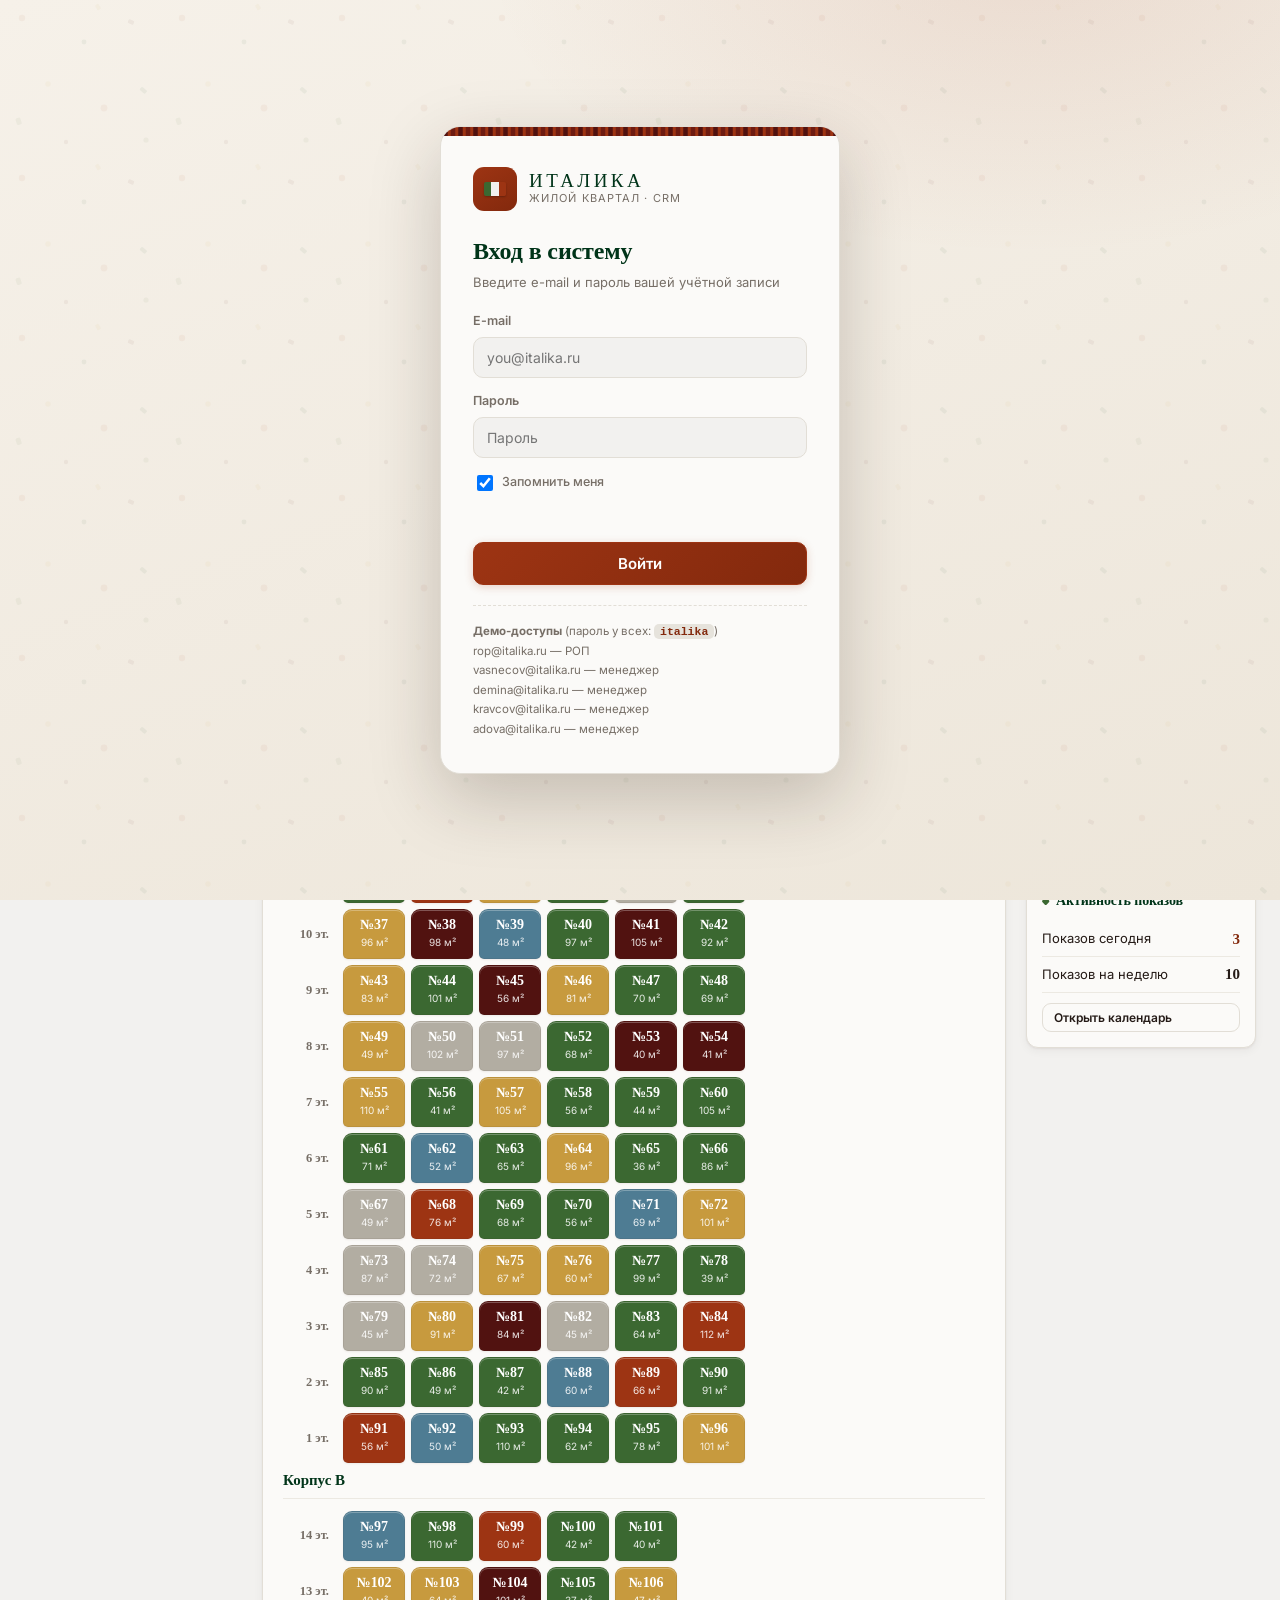
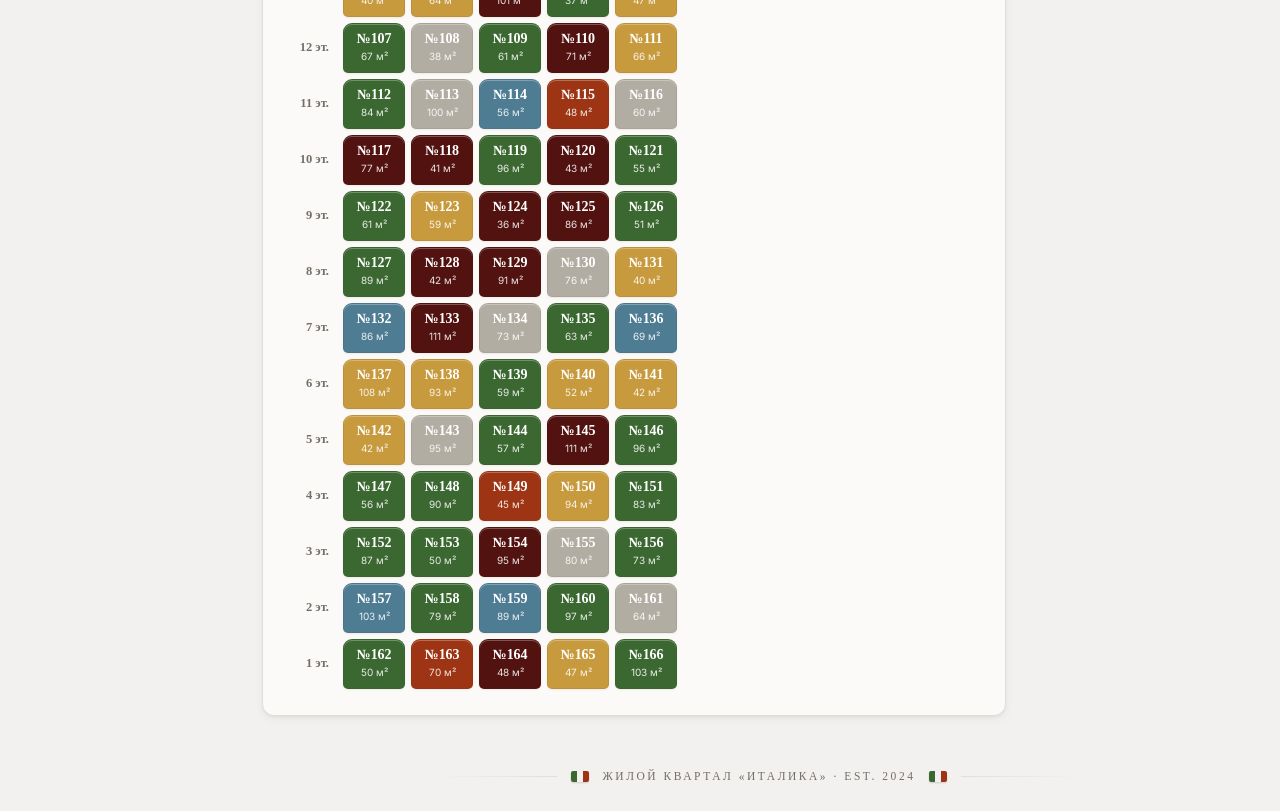
<file: index.html>
<!DOCTYPE html>
<html lang="ru">
<head>
<meta charset="UTF-8">
<meta name="viewport" content="width=device-width, initial-scale=1.0">
<title>Terra — CRM для девелопера</title>
<link rel="preconnect" href="https://fonts.googleapis.com">
<link rel="preconnect" href="https://fonts.gstatic.com" crossorigin>
<link href="https://fonts.googleapis.com/css2?family=Inter:wght@400;500;600;700&display=swap" rel="stylesheet">
<link rel="stylesheet" href="styles.css">
</head>
<body>

<!-- ======================= ЭКРАН ВХОДА ======================= -->
<div class="auth-screen" id="authScreen">
  <div class="auth-card">
    <div class="auth-brand">
      <span class="auth-mark"><span class="brand-flag"></span></span>
      <div><div class="brand-name">ИТАЛИКА</div><div class="brand-sub">Жилой квартал · CRM</div></div>
    </div>
    <h2 class="auth-title">Вход в систему</h2>
    <p class="auth-lead">Введите e-mail и пароль вашей учётной записи</p>
    <form id="authForm" class="auth-form" autocomplete="on">
      <label>E-mail<input type="email" id="authEmail" autocomplete="username" placeholder="you@italika.ru"></label>
      <label>Пароль<input type="password" id="authPass" autocomplete="current-password" placeholder="Пароль"></label>
      <label class="auth-remember"><input type="checkbox" id="authRemember" checked> Запомнить меня</label>
      <div class="auth-error" id="authError"></div>
      <button type="submit" class="btn btn-primary auth-submit">Войти</button>
    </form>
    <div class="auth-hint" id="authHint"></div>
  </div>
</div>

<!-- ======================= ШАПКА ======================= -->
<header class="topbar">
  <div class="search-wrap">
    <svg width="16" height="16" viewBox="0 0 24 24" fill="none" stroke="currentColor" stroke-width="2"><circle cx="11" cy="11" r="7"/><path d="m21 21-4.3-4.3"/></svg>
    <input id="globalSearch" placeholder="Поиск: клиент, телефон, № квартиры…" autocomplete="off">
    <div class="search-results" id="searchResults"></div>
  </div>

  <!-- Премиальный блок календаря показов -->
  <button class="cal-launcher" id="calBtn" title="Календарь показов">
    <span class="cal-launcher-ic">
      <svg width="22" height="22" viewBox="0 0 24 24" fill="none">
        <rect x="3" y="5" width="18" height="16" rx="3" stroke="currentColor" stroke-width="1.6"/>
        <path d="M3 9h18" stroke="currentColor" stroke-width="1.6"/>
        <path d="M8 3v4M16 3v4" stroke="currentColor" stroke-width="1.6" stroke-linecap="round"/>
        <circle cx="12" cy="14" r="1.6" fill="currentColor"/>
      </svg>
      <span class="cal-launcher-dot" id="calLauncherDot"></span>
    </span>
    <span class="cal-launcher-body">
      <span class="cal-launcher-title">Календарь показов</span>
      <span class="cal-launcher-sub" id="calLauncherSub">—</span>
    </span>
  </button>

  <button class="icon-btn" id="adminToggle" title="Режим администрирования">
    <svg width="19" height="19" viewBox="0 0 24 24" fill="none" stroke="currentColor" stroke-width="1.8">
      <circle cx="12" cy="12" r="3"/>
      <path d="M19.4 15a1.65 1.65 0 0 0 .33 1.82l.06.06a2 2 0 1 1-2.83 2.83l-.06-.06a1.65 1.65 0 0 0-1.82-.33 1.65 1.65 0 0 0-1 1.51V21a2 2 0 1 1-4 0v-.09a1.65 1.65 0 0 0-1-1.51 1.65 1.65 0 0 0-1.82.33l-.06.06a2 2 0 1 1-2.83-2.83l.06-.06a1.65 1.65 0 0 0 .33-1.82 1.65 1.65 0 0 0-1.51-1H3a2 2 0 1 1 0-4h.09A1.65 1.65 0 0 0 4.6 9a1.65 1.65 0 0 0-.33-1.82l-.06-.06a2 2 0 1 1 2.83-2.83l.06.06A1.65 1.65 0 0 0 9 4.6 1.65 1.65 0 0 0 10 3.09V3a2 2 0 1 1 4 0v.09A1.65 1.65 0 0 0 15 4.6a1.65 1.65 0 0 0 1.82-.33l.06-.06a2 2 0 1 1 2.83 2.83l-.06.06a1.65 1.65 0 0 0-.33 1.82V9c.36.16.71.32 1 .49"/>
    </svg>
  </button>

  <button class="icon-btn" id="notifBtn" title="Уведомления">
    <svg width="19" height="19" viewBox="0 0 24 24" fill="none" stroke="currentColor" stroke-width="2"><path d="M18 8A6 6 0 0 0 6 8c0 7-3 9-3 9h18s-3-2-3-9"/><path d="M13.7 21a2 2 0 0 1-3.4 0"/></svg>
    <span class="badge" id="notifBadge">3</span>
  </button>

  <!-- Учётная запись (смена роли) -->
  <div class="user-switch">
    <button class="user-btn" id="userBtn" title="Сменить учётную запись">
      <span class="avatar" id="userAvatar">АС</span>
      <span class="user-btn-meta"><b id="userName">—</b><span id="userRole">—</span></span>
      <svg width="14" height="14" viewBox="0 0 24 24" fill="none" stroke="currentColor" stroke-width="1.8" stroke-linecap="round" stroke-linejoin="round"><path d="M6 9l6 6 6-6"/></svg>
    </button>
    <div class="user-menu" id="userMenu"></div>
  </div>
</header>

<!-- ======================= ВКЛАДКИ ======================= -->
<nav class="tabs" id="tabs">
  <div class="brand">
    <div class="brand-mark"><span class="brand-flag"></span></div>
    <div>
      <div class="brand-name">ИТАЛИКА</div>
      <div class="brand-sub" id="brandSub">Жилой квартал · CRM</div>
    </div>
  </div>
  <div class="nav-label">Отделы</div>
  <button class="tab active" data-view="chess">
    <svg class="licon" width="19" height="19" viewBox="0 0 24 24" fill="none" stroke="currentColor" stroke-width="1.7" stroke-linecap="round" stroke-linejoin="round"><rect x="3.5" y="3.5" width="17" height="17" rx="2"/><path d="M3.5 12h17M12 3.5v17"/></svg>
    <span>Шахматка</span>
  </button>
  <button class="tab" data-view="clients">
    <svg class="licon" width="19" height="19" viewBox="0 0 24 24" fill="none" stroke="currentColor" stroke-width="1.7" stroke-linecap="round" stroke-linejoin="round"><circle cx="12" cy="8" r="3.6"/><path d="M4.5 20c.7-3.8 3.7-5.6 7.5-5.6s6.8 1.8 7.5 5.6"/></svg>
    <span>Профиль клиента</span>
  </button>
  <button class="tab" data-view="funnel">
    <svg class="licon" width="19" height="19" viewBox="0 0 24 24" fill="none" stroke="currentColor" stroke-width="1.7" stroke-linecap="round" stroke-linejoin="round"><path d="M3.5 5h17l-6.2 7.4v5.4l-4.6 2.4v-7.8Z"/></svg>
    <span>Воронка и статистика</span>
  </button>
  <button class="tab" data-view="dashboard">
    <svg class="licon" width="19" height="19" viewBox="0 0 24 24" fill="none" stroke="currentColor" stroke-width="1.7" stroke-linecap="round" stroke-linejoin="round"><rect x="3" y="4" width="18" height="16" rx="2"/><path d="M3 10h18M10 20V10"/></svg>
    <span>Дашборд РОП</span>
  </button>
  <button class="tab" data-view="checklist">
    <svg class="licon" width="19" height="19" viewBox="0 0 24 24" fill="none" stroke="currentColor" stroke-width="1.7" stroke-linecap="round" stroke-linejoin="round"><rect x="5" y="4.5" width="14" height="16.5" rx="2"/><path d="M9 4.5V3.5a1.5 1.5 0 0 1 1.5-1.5h3A1.5 1.5 0 0 1 15 3.5v1"/><path d="M8.5 12.5l2 2 4-4.2"/></svg>
    <span>Чек-лист ОП</span>
  </button>
  <button class="tab" data-view="rules">
    <svg class="licon" width="19" height="19" viewBox="0 0 24 24" fill="none" stroke="currentColor" stroke-width="1.7" stroke-linecap="round" stroke-linejoin="round"><circle cx="6" cy="7" r="2.4"/><circle cx="18" cy="17" r="2.4"/><path d="M6 9.4V15a3 3 0 0 0 3 3h6.6"/><path d="M13.4 15.6 15.6 18l-2.2 2.2"/></svg>
    <span>Автоматизация</span>
  </button>
  <button class="tab" data-view="analytics">
    <svg class="licon" width="19" height="19" viewBox="0 0 24 24" fill="none" stroke="currentColor" stroke-width="1.7" stroke-linecap="round" stroke-linejoin="round"><path d="M4 20V4"/><path d="M4 20h16"/><rect x="7" y="12" width="3" height="5"/><rect x="12" y="8" width="3" height="9"/><rect x="17" y="5" width="3" height="12"/></svg>
    <span>Аналитика</span>
  </button>
</nav>

<!-- ============ ВКЛАДКА 1: ШАХМАТКА ============ -->
<main class="view active" id="view-chess">
  <div class="view-head">
    <div>
      <h2 id="chessTitle">Шахматка</h2>
      <p id="chessSub">Кликните на помещение, чтобы открыть карточку объекта. Включите режим администратора для управления структурой здания.</p>
    </div>
    <div style="display:flex; gap:10px; align-items:center;">
      <div class="view-switch" id="viewSwitch" role="tablist" aria-label="Режим отображения">
        <button class="view-switch-btn active" data-view-mode="grid" title="Классическая шахматка">
          <svg width="14" height="14" viewBox="0 0 24 24" fill="none" stroke="currentColor" stroke-width="1.8"><rect x="3" y="3" width="7" height="7" rx="1"/><rect x="14" y="3" width="7" height="7" rx="1"/><rect x="3" y="14" width="7" height="7" rx="1"/><rect x="14" y="14" width="7" height="7" rx="1"/></svg>
          <span>Шахматка</span>
        </button>
        <button class="view-switch-btn" data-view-mode="floor" title="Интерактивный этаж">
          <svg width="14" height="14" viewBox="0 0 24 24" fill="none" stroke="currentColor" stroke-width="1.8"><rect x="3" y="6" width="18" height="12" rx="1.5"/><path d="M9 6v12M15 6v12M3 12h18"/></svg>
          <span>Интерактивный этаж</span>
        </button>
      </div>
    </div>
  </div>

  <!-- Панель администратора (видна только в admin-режиме) -->
  <div class="admin-panel" id="adminPanel" style="display:none;"></div>

  <!-- Фильтры -->
  <div class="filters" id="chessFilters">
    <div class="field"><label>Поиск</label><input id="fQuery" type="text" placeholder="№ помещения или клиент"></div>
    <div class="field"><label>Корпус</label><select id="fCorp"></select></div>
    <div class="field"><label>Этаж</label><select id="fFloor"></select></div>
    <div class="field"><label>Статус</label><select id="fStatus"></select></div>
    <div class="field"><label>Менеджер</label><select id="fManager"></select></div>
    <div class="field"><label>Вид из окна</label><select id="fView"></select></div>
    <div class="field"><label>Цена, ₽/м² (тыс.)</label><div class="range"><input id="fPriceMin" type="number" placeholder="от"><input id="fPriceMax" type="number" placeholder="до"></div></div>
    <div class="field"><label>Площадь, м²</label><div class="range"><input id="fAreaMin" type="number" placeholder="от"><input id="fAreaMax" type="number" placeholder="до"></div></div>
    <div class="filters-actions">
      <label class="check-inline">
        <input type="checkbox" id="fFavorites">
        <span class="ic-inline"><svg class="licon" width="13" height="13" viewBox="0 0 24 24" fill="currentColor" stroke="currentColor" stroke-width="1.7" stroke-linecap="round" stroke-linejoin="round" aria-hidden="true"><path d="M12 3.5l2.6 5.3 5.9.9-4.3 4.1 1 5.8L12 17l-5.2 2.7 1-5.8L3.5 9.7l5.9-.9Z"/></svg> Только избранные</span>
      </label>
      <button class="btn btn-sm" id="fReset">Сбросить фильтры</button>
    </div>
  </div>

  <!-- Легенда -->
  <div class="legend" id="legend"></div>

  <!-- Тулбар режимов «Интерактивный этаж» и «Вид корпуса» -->
  <div class="mode-toolbar" id="modeToolbar" style="display:none;"></div>

  <!-- Контейнеры под разные режимы -->
  <div class="chess-wrap">
    <div class="chess-scroll" id="chessGrid"></div>
    <div class="floor-view" id="floorView" style="display:none;"></div>
    <div class="facade-view" id="facadeView" style="display:none;"></div>
    <aside class="chess-aside" id="chessAside"></aside>
  </div>
</main>

<!-- ======================= ЛАЙТБОКС (планировки и виды) ======================= -->
<div class="lightbox" id="lightbox">
  <button class="lightbox-close" id="lightboxClose" aria-label="Закрыть"><svg class="licon" width="16" height="16" viewBox="0 0 24 24" fill="none" stroke="currentColor" stroke-width="1.7" stroke-linecap="round" stroke-linejoin="round" aria-hidden="true"><path d="M6 6l12 12M18 6L6 18"/></svg></button>
  <button class="lightbox-nav prev" id="lightboxPrev" aria-label="Назад">‹</button>
  <button class="lightbox-nav next" id="lightboxNext" aria-label="Вперёд">›</button>
  <figure class="lightbox-stage">
    <img id="lightboxImg" alt="">
    <figcaption id="lightboxCaption"></figcaption>
  </figure>
  <div class="lightbox-thumbs" id="lightboxThumbs"></div>
</div>

<!-- ============ ВКЛАДКА 2: ПРОФИЛЬ КЛИЕНТА ============ -->
<main class="view" id="view-clients">
  <div class="view-head">
    <div><h2>Профиль клиента</h2><p>Центр работы с клиентом: помещения, показы, сделки, задачи, документы и история коммуникаций</p></div>
    <button class="btn btn-primary ic-inline" id="newClientBtn"><svg class="licon" width="15" height="15" viewBox="0 0 24 24" fill="none" stroke="currentColor" stroke-width="1.7" stroke-linecap="round" stroke-linejoin="round" aria-hidden="true"><path d="M12 5v14M5 12h14"/></svg> Создать клиента</button>
  </div>

  <!-- Фильтры списка клиентов -->
  <div class="clients-filter">
    <div class="cl-filter-search">
      <svg width="14" height="14" viewBox="0 0 24 24" fill="none" stroke="currentColor" stroke-width="2"><circle cx="11" cy="11" r="7"/><path d="m21 21-4.3-4.3"/></svg>
      <input id="clFilterQuery" type="text" placeholder="Поиск: ФИО, телефон, e-mail…">
    </div>
    <select id="clFilterMgr"><option value="">Все менеджеры</option></select>
    <select id="clFilterStage"><option value="">Все этапы воронки</option></select>
    <select id="clFilterSource"><option value="">Все источники</option></select>
    <select id="clFilterPriority"><option value="">Любой приоритет</option></select>
    <button class="btn btn-sm" id="clFilterReset">Сбросить</button>
  </div>

  <div class="clients-grid">
    <div class="client-list">
      <div class="client-list-head"><b style="font-family:Georgia,serif;font-size:16px;">Клиенты</b><span id="clientCount" style="font-size:12px;color:var(--brown-soft);"></span></div>
      <div id="clientList"></div>
    </div>
    <div id="clientCard"></div>
  </div>
</main>

<!-- ============ ВКЛАДКА 3: ВОРОНКА ============ -->
<main class="view" id="view-funnel">
  <div class="view-head"><div><h2>Воронка продаж и статистика</h2><p>Движение лидов по этапам и ключевые показатели отдела</p></div></div>

  <div class="kpi-row" id="funnelKpi"></div>

  <div class="grid-2">
    <div class="card">
      <h3>Воронка продаж</h3>
      <div class="card-sub">Конверсия от лида до закрытой сделки</div>
      <div class="funnel" id="funnelChart"></div>
    </div>
    <div style="display:flex; flex-direction:column; gap:20px;">
      <div class="card">
        <h3>Источники лидов</h3>
        <div class="card-sub">Откуда приходят клиенты</div>
        <div class="line-list" id="sourcesList"></div>
      </div>
      <div class="card">
        <h3>Причины отказов</h3>
        <div class="card-sub">Где теряем сделки</div>
        <div class="line-list" id="refusalsList"></div>
      </div>
    </div>
  </div>

  <div class="grid-2" style="margin-top:20px;">
    <div class="card">
      <h3>Эффективность менеджеров</h3>
      <div class="card-sub">Конверсия лид → сделка</div>
      <div id="mgrEffChart"></div>
    </div>
    <div class="card">
      <h3>Динамика сделок по неделям</h3>
      <div class="card-sub">Брони и продажи, ₽ млн</div>
      <div id="weeklyChart"></div>
    </div>
  </div>
</main>

<!-- ============ ВКЛАДКА 4: ДАШБОРД РОП ============ -->
<main class="view" id="view-dashboard">
  <div class="view-head"><div><h2>Дашборд РОП</h2><p id="dashSub">Управленческая сводка по объекту · июнь 2026</p></div></div>

  <!-- Панель редактирования (видна в режиме администратора) -->
  <div class="dash-admin" id="dashAdminBar" style="display:none;"></div>

  <div class="kpi-row" id="dashKpi"></div>

  <div class="dash-grid">
    <div class="card col-4">
      <h3>Выполнение плана</h3>
      <div class="card-sub">Месячный план продаж</div>
      <div class="plan-ring">
        <div class="ring" id="planRing"></div>
        <div class="plan-meta" id="planMeta" style="flex:1;"></div>
      </div>
    </div>

    <div class="card col-8">
      <h3>Продажи по менеджерам</h3>
      <div class="card-sub">Сумма закрытых сделок за месяц, ₽ млн</div>
      <div id="dashMgrChart"></div>
    </div>

    <div class="card col-6">
      <h3 class="ic-inline"><svg class="licon" width="17" height="17" viewBox="0 0 24 24" fill="none" stroke="currentColor" stroke-width="1.7" stroke-linecap="round" stroke-linejoin="round" aria-hidden="true"><path d="M12 3c.5 3 3.5 4 3.5 7.5a3.5 3.5 0 0 1-7 0c0-1.3.6-2.2 1.2-2.8.2 1 .8 1.5 1.5 1.7.3-2 .8-4 .8-6.4Z"/></svg> Горячие клиенты</h3>
      <div class="card-sub">Высокая вероятность сделки в ближайшие дни</div>
      <div id="hotClients"></div>
    </div>

    <div class="card col-6">
      <h3 class="ic-inline"><svg class="licon" width="17" height="17" viewBox="0 0 24 24" fill="none" stroke="currentColor" stroke-width="1.7" stroke-linecap="round" stroke-linejoin="round" aria-hidden="true"><path d="M12 4l8.5 15H3.5Z"/><path d="M12 10.5v4M12 17.5h.01"/></svg> Проблемные сделки</h3>
      <div class="card-sub">Требуют вмешательства РОП</div>
      <div id="problemDeals"></div>
    </div>

    <div class="card col-8">
      <h3>Рейтинг менеджеров</h3>
      <div class="card-sub">План / факт, брони, конверсия, рейтинг</div>
      <table class="tbl" id="mgrTable"></table>
    </div>

    <div class="card col-4">
      <h3>Прогноз выручки</h3>
      <div class="card-sub">На основе текущей воронки</div>
      <div id="forecast"></div>
    </div>

    <div class="card col-7">
      <h3>План-факт по объектам</h3>
      <div class="card-sub">Сравнение целей и продаж, ₽ млн</div>
      <div id="planFactObjects"></div>
    </div>

    <div class="card col-5">
      <h3>Журнал действий менеджеров</h3>
      <div class="card-sub">Последняя активность</div>
      <div id="actionLog" style="max-height:300px; overflow-y:auto;"></div>
    </div>

    <div class="card col-12" style="background:linear-gradient(135deg,#FBEFE4,#F6E4D2); border-color:#E8CBAE;">
      <h3 style="color:var(--terra-dark); display:flex; align-items:center; gap:9px;">
        <span class="spark" style="width:26px;height:26px;border-radius:8px;background:var(--terra);display:grid;place-items:center;color:#fff;"><svg class="licon" width="16" height="16" viewBox="0 0 24 24" fill="none" stroke="currentColor" stroke-width="1.7" stroke-linecap="round" stroke-linejoin="round" aria-hidden="true"><path d="M12 3.5l1.7 4.8L18.5 10l-4.8 1.7L12 16.5l-1.7-4.8L5.5 10l4.8-1.7Z"/></svg></span>
        Рекомендации AI для руководителя
      </h3>
      <div class="card-sub">Где проседает воронка, кого дожать, какие объекты зависают</div>
      <div class="grid-3" id="aiRecs"></div>
    </div>

    <div class="card col-12">
      <h3>Общий чек-лист сотрудников ОП</h3>
      <div class="card-sub">Отслеживание выполнения задач по каждому сотруднику</div>
      <div id="dashChecklist"></div>
    </div>
  </div>
</main>

<!-- ============ ВКЛАДКА 5: ЧЕК-ЛИСТ ОП ============ -->
<main class="view" id="view-checklist">
  <div class="view-head">
    <div><h2>Чек-лист ОП</h2><p id="clSub">—</p></div>
    <div id="clHeadActions"></div>
  </div>
  <div id="clContent"></div>
</main>

<!-- ============ ВКЛАДКА: АВТОМАТИЗАЦИЯ ============ -->
<main class="view" id="view-rules">
  <div class="view-head">
    <div><h2>Автоматизация: правила «если → то»</h2><p id="rulesSub">—</p></div>
    <div style="display:flex; gap:10px;">
      <button class="btn" id="rulesReset">Сбросить</button>
      <button class="btn" id="rulesCheck">Проверить сейчас</button>
      <button class="btn btn-primary" id="rulesNew">+ Новое правило</button>
    </div>
  </div>
  <div class="rules-grid">
    <div id="rulesList"></div>
    <aside class="rules-side">
      <h3 class="rules-side-t">Журнал срабатываний</h3>
      <div id="rulesLog"></div>
    </aside>
  </div>
</main>

<!-- ============ ВКЛАДКА 6: АНАЛИТИКА ============ -->
<main class="view" id="view-analytics">
  <div class="view-head">
    <div><h2>Аналитика платформы</h2><p>Сводка по объекту, продажам, воронке, менеджерам и ценам — из реальных данных</p></div>
    <div style="display:flex; gap:10px;">
      <button class="btn" id="anPrint">Печать / PDF</button>
      <button class="btn ic-inline" id="anExport">Выгрузить в Excel</button>
    </div>
  </div>

  <div class="filters an-filters" id="anFilters"></div>

  <div class="an-kpi kpi-row" id="anKpi"></div>

  <div class="an-grid dash-grid">
    <div class="card col-4"><h3>Распределение по статусам</h3><div class="card-sub">Структура ассортимента</div><div id="anStatus"></div></div>
    <div class="card col-4"><h3>Продажи по корпусам</h3><div class="card-sub">Сумма закрытых, млн ₽</div><div id="anSalesCorp"></div></div>
    <div class="card col-4"><h3>Остаток ликвидности</h3><div class="card-sub">Свободно: шт. и сумма</div><div id="anStock"></div></div>

    <div class="card col-6"><h3>Воронка лидов</h3><div class="card-sub">Число клиентов, дошедших до этапа</div><div id="anFunnel2"></div></div>
    <div class="card col-6"><h3>Источники лидов</h3><div class="card-sub">Лиды и сделки по каналам</div><div id="anSources"></div></div>

    <div class="card col-12"><h3>Тепловая карта продаж</h3><div class="card-sub">Доля проданных по этажам и корпусам — светлые ячейки «зависают»</div><div id="anHeat"></div></div>

    <div class="card col-12"><h3>Рейтинг менеджеров</h3><div class="card-sub">Выручка, сделки, нагрузка, конверсия, задачи</div><div id="anLeaders"></div></div>

    <div class="card col-8"><h3>Динамика средней цены м²</h3><div class="card-sub">По месяцам, тыс ₽/м²</div><div id="anPriceLine"></div></div>
    <div class="card col-4"><h3>Цена м² по этажам</h3><div class="card-sub">Средняя, тыс ₽</div><div id="anPriceFloor"></div></div>

    <div class="card col-12"><h3>Изменение цены по квартире</h3>
      <div class="an-unit-pick"><label>Помещение</label><select id="anUnitSel"></select></div>
      <div id="anUnitLine"></div></div>
  </div>
</main>

<!-- ======================= БОКОВАЯ ПАНЕЛЬ ОБЪЕКТА ======================= -->
<div class="scrim" id="scrim"></div>
<aside class="panel" id="panel"></aside>

<!-- ======================= УВЕДОМЛЕНИЯ ======================= -->
<div class="notif-pop" id="notifPop">
  <div class="notif-head"><b style="font-family:Georgia,serif;font-size:16px;">Уведомления</b><span style="font-size:12px;color:var(--brown-soft);">Просроченные задачи</span></div>
  <div id="notifList"></div>
</div>

<!-- ======================= КАЛЕНДАРЬ ПОКАЗОВ — ПОЛНОЭКРАННЫЙ ======================= -->
<div class="cal-modal" id="calModal">
  <div class="cal-shell">
    <header class="cal-shell-head">
      <div class="cal-shell-title">
        <div class="cal-shell-mark">
          <svg width="22" height="22" viewBox="0 0 24 24" fill="none">
            <rect x="3" y="5" width="18" height="16" rx="3" stroke="currentColor" stroke-width="1.6"/>
            <path d="M3 9h18" stroke="currentColor" stroke-width="1.6"/>
            <path d="M8 3v4M16 3v4" stroke="currentColor" stroke-width="1.6" stroke-linecap="round"/>
            <circle cx="12" cy="14" r="1.6" fill="currentColor"/>
          </svg>
        </div>
        <div>
          <h3>Календарь показов</h3>
          <div class="cal-shell-sub" id="calShellSub">—</div>
        </div>
      </div>
      <div class="cal-shell-actions">
        <button class="btn btn-primary ic-inline" id="calNewBtn"><svg class="licon" width="15" height="15" viewBox="0 0 24 24" fill="none" stroke="currentColor" stroke-width="1.7" stroke-linecap="round" stroke-linejoin="round" aria-hidden="true"><path d="M12 5v14M5 12h14"/></svg> Создать показ</button>
        <button class="icon-btn" id="calClose" title="Закрыть"><svg class="licon" width="16" height="16" viewBox="0 0 24 24" fill="none" stroke="currentColor" stroke-width="1.7" stroke-linecap="round" stroke-linejoin="round" aria-hidden="true"><path d="M6 6l12 12M18 6L6 18"/></svg></button>
      </div>
    </header>

    <div class="cal-body">
      <!-- Левая колонка: мини-месяц + статистика -->
      <aside class="cal-side">
        <div class="cal-mini">
          <div class="cal-mini-nav">
            <button class="cal-nav-btn" id="calPrevMonth">‹</button>
            <div class="cal-mini-title" id="calMiniTitle">—</div>
            <button class="cal-nav-btn" id="calNextMonth">›</button>
          </div>
          <div class="cal-mini-grid" id="calMiniGrid"></div>
        </div>

        <div class="cal-stats" id="calStats"></div>

        <div class="cal-quick">
          <div class="cal-quick-title">Быстро</div>
          <button class="cal-quick-btn" id="calGoToday">Сегодня</button>
          <button class="cal-quick-btn" id="calGoTomorrow">Завтра</button>
          <button class="cal-quick-btn" id="calGoWeek">Эта неделя</button>
        </div>
      </aside>

      <!-- Правая колонка: день с часовой сеткой -->
      <section class="cal-day-view">
        <div class="cal-day-head">
          <div>
            <div class="cal-day-date" id="calDayDate">—</div>
            <div class="cal-day-meta" id="calDayMeta">—</div>
          </div>
          <div class="cal-day-nav">
            <button class="cal-nav-btn" id="calPrevDay">‹</button>
            <button class="cal-nav-btn" id="calNextDay">›</button>
          </div>
        </div>

        <div class="cal-day-scroll">
          <div class="cal-day-grid" id="calDayGrid"></div>
        </div>
      </section>
    </div>
  </div>
</div>

<!-- ======================= ФОРМА ПОКАЗА ======================= -->
<div class="form-modal" id="showFormModal">
  <div class="form-shell">
    <header class="form-head">
      <div>
        <h3 id="showFormTitle">Новый показ</h3>
        <div class="form-sub">Заполните данные о встрече с клиентом</div>
      </div>
      <button class="icon-btn" id="showFormClose"><svg class="licon" width="16" height="16" viewBox="0 0 24 24" fill="none" stroke="currentColor" stroke-width="1.7" stroke-linecap="round" stroke-linejoin="round" aria-hidden="true"><path d="M6 6l12 12M18 6L6 18"/></svg></button>
    </header>
    <form id="showForm" class="form-body">
      <input type="hidden" id="showId">
      <div class="form-row">
        <label>Клиент</label>
        <select id="showClient" required></select>
      </div>
      <div class="form-row">
        <label>Помещение</label>
        <select id="showUnit"></select>
      </div>
      <div class="form-row form-row-2">
        <div>
          <label>Дата</label>
          <input type="date" id="showDate" required>
        </div>
        <div>
          <label>Время</label>
          <input type="time" id="showTime" required>
        </div>
      </div>
      <div class="form-row">
        <label>Менеджер</label>
        <select id="showManager" required></select>
      </div>
      <div class="form-row">
        <label>Статус</label>
        <select id="showStatus"></select>
      </div>
      <div class="form-row">
        <label>Комментарий</label>
        <textarea id="showComment" rows="3" placeholder="Что подготовить, на что обратить внимание…"></textarea>
      </div>
      <div class="form-actions">
        <button type="button" class="btn" id="showDelete" style="display:none;">Удалить</button>
        <div style="margin-left:auto; display:flex; gap:10px;">
          <button type="button" class="btn" id="showCancel">Отмена</button>
          <button type="submit" class="btn btn-primary">Сохранить</button>
        </div>
      </div>
    </form>
  </div>
</div>

<!-- ======================= ФОРМА РЕДАКТИРОВАНИЯ ПОМЕЩЕНИЯ ======================= -->
<div class="form-modal" id="unitFormModal">
  <div class="form-shell">
    <header class="form-head">
      <div>
        <h3>Редактирование помещения</h3>
        <div class="form-sub" id="unitFormSub">—</div>
      </div>
      <button class="icon-btn" id="unitFormClose"><svg class="licon" width="16" height="16" viewBox="0 0 24 24" fill="none" stroke="currentColor" stroke-width="1.7" stroke-linecap="round" stroke-linejoin="round" aria-hidden="true"><path d="M6 6l12 12M18 6L6 18"/></svg></button>
    </header>
    <form id="unitForm" class="form-body">
      <input type="hidden" id="unitFormId">
      <div class="form-row form-row-2">
        <div>
          <label>Номер</label>
          <input type="text" id="unitFormNum" required>
        </div>
        <div>
          <label>Тип</label>
          <input type="text" id="unitFormKind">
        </div>
      </div>
      <div class="form-row form-row-2">
        <div>
          <label>Корпус</label>
          <select id="unitFormCorp"></select>
        </div>
        <div>
          <label>Этаж</label>
          <input type="number" id="unitFormFloor" min="1">
        </div>
      </div>
      <div class="form-row form-row-2">
        <div>
          <label>Площадь, м²</label>
          <input type="number" id="unitFormArea" min="10" step="0.1">
        </div>
        <div>
          <label>Цена за м², тыс. ₽</label>
          <input type="number" id="unitFormPrice" min="0">
        </div>
      </div>
      <div class="form-row form-row-2">
        <div>
          <label>Статус</label>
          <select id="unitFormStatus"></select>
        </div>
        <div>
          <label>Менеджер</label>
          <select id="unitFormManager"></select>
        </div>
      </div>

      <div class="form-section">
        <div class="form-section-title">Вид из окна</div>
        <div class="form-row form-row-2">
          <div><label>Направление</label><select id="unitFormViewDir"></select></div>
          <div><label>Категория вида</label><select id="unitFormViewCat"></select></div>
        </div>
        <div class="form-row"><label>Описание вида</label><textarea id="unitFormViewDesc" rows="2" placeholder="Из окон открывается панорама на парк, на дальнем плане — горы…"></textarea></div>
        <div class="form-row"><label>Комментарий менеджера по виду</label><textarea id="unitFormViewComment" rows="2" placeholder="Внутренний комментарий для отдела продаж (не показывается клиенту)"></textarea></div>
        <div class="form-row">
          <label>Фотографии вида (URL через запятую или загрузите файлы)</label>
          <div class="photo-input-row">
            <input type="text" id="unitFormViewPhotos" placeholder="https://...,https://...">
            <input type="file" id="unitFormViewFiles" accept="image/*" multiple style="display:none;">
            <button type="button" class="btn btn-sm" id="unitFormViewFilesBtn"><svg class="licon" width="14" height="14" viewBox="0 0 24 24" fill="none" stroke="currentColor" stroke-width="1.7" stroke-linecap="round" stroke-linejoin="round" aria-hidden="true"><path d="M4 8.5h3l1.7-2h6.6l1.7 2H20a1.5 1.5 0 0 1 1.5 1.5v8a1.5 1.5 0 0 1-1.5 1.5H4A1.5 1.5 0 0 1 2.5 18v-8A1.5 1.5 0 0 1 4 8.5Z"/><circle cx="12" cy="13.5" r="3.3"/></svg> Загрузить</button>
          </div>
          <div class="photo-preview" id="unitFormViewPreview"></div>
        </div>
      </div>

      <div class="form-section">
        <div class="form-section-title">Планировки и фотографии помещения</div>
        <div class="form-row">
          <label>Планировки (URL через запятую или загрузка)</label>
          <div class="photo-input-row">
            <input type="text" id="unitFormPlans" placeholder="https://...,https://...">
            <input type="file" id="unitFormPlanFiles" accept="image/*" multiple style="display:none;">
            <button type="button" class="btn btn-sm" id="unitFormPlanFilesBtn"><svg class="licon" width="14" height="14" viewBox="0 0 24 24" fill="none" stroke="currentColor" stroke-width="1.7" stroke-linecap="round" stroke-linejoin="round" aria-hidden="true"><rect x="3" y="8" width="18" height="8" rx="1.5"/><path d="M7 8v3M11 8v4M15 8v3M19 8v4"/></svg> Загрузить</button>
          </div>
          <div class="photo-preview" id="unitFormPlanPreview"></div>
        </div>
        <div class="form-row">
          <label>Фотографии помещения (URL через запятую или загрузка)</label>
          <div class="photo-input-row">
            <input type="text" id="unitFormPhotos" placeholder="https://...,https://...">
            <input type="file" id="unitFormPhotoFiles" accept="image/*" multiple style="display:none;">
            <button type="button" class="btn btn-sm" id="unitFormPhotoFilesBtn"><svg class="licon" width="14" height="14" viewBox="0 0 24 24" fill="none" stroke="currentColor" stroke-width="1.7" stroke-linecap="round" stroke-linejoin="round" aria-hidden="true"><path d="M4 8.5h3l1.7-2h6.6l1.7 2H20a1.5 1.5 0 0 1 1.5 1.5v8a1.5 1.5 0 0 1-1.5 1.5H4A1.5 1.5 0 0 1 2.5 18v-8A1.5 1.5 0 0 1 4 8.5Z"/><circle cx="12" cy="13.5" r="3.3"/></svg> Загрузить</button>
          </div>
          <div class="photo-preview" id="unitFormPhotoPreview"></div>
        </div>
      </div>

      <div class="form-actions">
        <button type="button" class="btn" id="unitDelete" style="color:var(--terra-dark); border-color:var(--terra-dark);">Удалить помещение</button>
        <div style="margin-left:auto; display:flex; gap:10px;">
          <button type="button" class="btn" id="unitCancel">Отмена</button>
          <button type="submit" class="btn btn-primary">Сохранить</button>
        </div>
      </div>
    </form>
  </div>
</div>

<!-- ======================= ФОРМА КЛИЕНТА (создание / редактирование) ======================= -->
<div class="form-modal" id="clientFormModal">
  <div class="form-shell" style="width:min(820px, 100%);">
    <header class="form-head">
      <div>
        <h3 id="clientFormTitle">Добавление клиента</h3>
        <div class="form-sub">Заполните данные клиента отдела продаж</div>
      </div>
      <button class="icon-btn" id="clientFormClose"><svg class="licon" width="16" height="16" viewBox="0 0 24 24" fill="none" stroke="currentColor" stroke-width="1.7" stroke-linecap="round" stroke-linejoin="round" aria-hidden="true"><path d="M6 6l12 12M18 6L6 18"/></svg></button>
    </header>
    <form id="clientForm" class="form-body">
      <input type="hidden" id="clientFormId">

      <div class="form-section">
        <div class="form-section-title">Основная информация</div>
        <div class="form-row form-row-2">
          <div><label>ФИО</label><input type="text" id="clName" required></div>
          <div><label>Дата рождения</label><input type="date" id="clDob"></div>
        </div>
        <div class="form-row form-row-2">
          <div><label>Телефон</label><input type="tel" id="clPhone" placeholder="+7 ___ ___-__-__" required></div>
          <div><label>Доп. телефон</label><input type="tel" id="clPhone2"></div>
        </div>
        <div class="form-row form-row-2">
          <div><label>E-mail</label><input type="email" id="clEmail"></div>
          <div><label>Город проживания</label><input type="text" id="clCity"></div>
        </div>
        <div class="form-row form-row-2">
          <div><label>Гражданство</label><select id="clCitizenship"></select></div>
          <div></div>
        </div>
      </div>

      <div class="form-section">
        <div class="form-section-title">Информация о покупке</div>
        <div class="form-row form-row-2">
          <div>
            <label>Бюджет, до</label>
            <div class="unit-input"><input type="number" id="clBudget" min="0" step="0.1" placeholder="15"><span class="unit">млн ₽</span></div>
          </div>
          <div><label>Цель покупки</label><select id="clGoal"></select></div>
        </div>
        <div class="form-row form-row-2">
          <div><label>Интересующий объект</label><input type="text" id="clTarget" placeholder="ЖК «Италика», 2-комн."></div>
          <div><label>Тип помещения</label><select id="clPropKind"></select></div>
        </div>
        <div class="form-row form-row-2">
          <div>
            <label>Желаемая площадь</label>
            <div class="range-unit">
              <input type="number" id="clAreaMin" min="0" placeholder="от">
              <span class="dash">–</span>
              <input type="number" id="clAreaMax" min="0" placeholder="до">
              <span class="unit">м²</span>
            </div>
          </div>
          <div>
            <label>Предпочтительный этаж</label>
            <div class="range-unit">
              <input type="number" id="clFloorMin" min="1" placeholder="от">
              <span class="dash">–</span>
              <input type="number" id="clFloorMax" min="1" placeholder="до">
              <span class="unit">этаж</span>
            </div>
          </div>
        </div>
        <div class="form-row">
          <label>Предпочтительный вид</label><select id="clViewPref"></select>
        </div>
      </div>

      <div class="form-section">
        <div class="form-section-title">Источник обращения</div>
        <div class="form-row">
          <label>Источник</label><select id="clSource"></select>
        </div>
      </div>

      <div class="form-section">
        <div class="form-section-title">Работа отдела продаж</div>
        <div class="form-row form-row-2">
          <div><label>Ответственный менеджер</label><select id="clMgr"></select></div>
          <div><label>Стадия воронки</label><select id="clStage"></select></div>
        </div>
        <div class="form-row form-row-2">
          <div><label>Приоритет</label><select id="clPriority"></select></div>
          <div><label>Следующий контакт</label><input type="date" id="clNextContact"></div>
        </div>
      </div>

      <div class="form-section">
        <div class="form-section-title">Дополнительная информация</div>
        <div class="form-row"><label>Комментарии менеджера</label><textarea id="clNote" rows="2"></textarea></div>
        <div class="form-row"><label>Пожелания клиента</label><textarea id="clWishes" rows="2"></textarea></div>
        <div class="form-row"><label>Возражения клиента</label><textarea id="clObjections" rows="2"></textarea></div>
        <div class="form-row"><label>Причины отказа (если есть)</label><textarea id="clRefusal" rows="2"></textarea></div>
      </div>

      <div class="form-actions">
        <button type="button" class="btn" id="clDelete" style="display:none; color:var(--terra-dark); border-color:var(--terra-dark);">Удалить клиента</button>
        <div style="margin-left:auto; display:flex; gap:10px;">
          <button type="button" class="btn" id="clCancel">Отмена</button>
          <button type="submit" class="btn btn-primary">Сохранить</button>
        </div>
      </div>
    </form>
  </div>
</div>

<!-- ======================= ФОРМА ЗАДАЧИ ======================= -->
<div class="form-modal" id="taskFormModal">
  <div class="form-shell">
    <header class="form-head">
      <div><h3 id="taskFormTitle">Новая задача</h3><div class="form-sub" id="taskFormSub">—</div></div>
      <button class="icon-btn" id="taskFormClose"><svg class="licon" width="16" height="16" viewBox="0 0 24 24" fill="none" stroke="currentColor" stroke-width="1.7" stroke-linecap="round" stroke-linejoin="round" aria-hidden="true"><path d="M6 6l12 12M18 6L6 18"/></svg></button>
    </header>
    <form id="taskForm" class="form-body">
      <input type="hidden" id="taskClientId">
      <input type="hidden" id="taskId">
      <div class="form-row"><label>Что нужно сделать</label><input type="text" id="taskTitle" required></div>
      <div class="form-row form-row-2">
        <div><label>Ответственный</label><select id="taskAssignee"></select></div>
        <div><label>Срок</label><input type="date" id="taskDue" required></div>
      </div>
      <div class="form-actions">
        <button type="button" class="btn" id="taskDelete" style="display:none; color:var(--terra-dark); border-color:var(--terra-dark);">Удалить</button>
        <div style="margin-left:auto; display:flex; gap:10px;">
          <button type="button" class="btn" id="taskCancel">Отмена</button>
          <button type="submit" class="btn btn-primary">Сохранить</button>
        </div>
      </div>
    </form>
  </div>
</div>

<!-- ======================= ФОРМА ДОКУМЕНТА ======================= -->
<div class="form-modal" id="docFormModal">
  <div class="form-shell">
    <header class="form-head">
      <div><h3>Прикрепить документ</h3><div class="form-sub" id="docFormSub">—</div></div>
      <button class="icon-btn" id="docFormClose"><svg class="licon" width="16" height="16" viewBox="0 0 24 24" fill="none" stroke="currentColor" stroke-width="1.7" stroke-linecap="round" stroke-linejoin="round" aria-hidden="true"><path d="M6 6l12 12M18 6L6 18"/></svg></button>
    </header>
    <form id="docForm" class="form-body">
      <input type="hidden" id="docClientId">
      <div class="form-row"><label>Файл</label><input type="file" id="docFile"></div>
      <div class="form-row form-row-2">
        <div><label>Название документа</label><input type="text" id="docName" required></div>
        <div><label>Тип</label>
          <select id="docType">
            <option>Договор</option>
            <option>Анкета</option>
            <option>Паспорт</option>
            <option>Дополнительный файл</option>
          </select>
        </div>
      </div>
      <div class="form-actions">
        <div style="margin-left:auto; display:flex; gap:10px;">
          <button type="button" class="btn" id="docCancel">Отмена</button>
          <button type="submit" class="btn btn-primary">Прикрепить</button>
        </div>
      </div>
    </form>
  </div>
</div>

<!-- ======================= ФОРМА КОНТАКТНОГО ЛИЦА ======================= -->
<div class="form-modal" id="contactFormModal">
  <div class="form-shell">
    <header class="form-head">
      <div><h3>Контактное лицо</h3><div class="form-sub" id="contactFormSub">—</div></div>
      <button class="icon-btn" id="contactFormClose"><svg class="licon" width="16" height="16" viewBox="0 0 24 24" fill="none" stroke="currentColor" stroke-width="1.7" stroke-linecap="round" stroke-linejoin="round" aria-hidden="true"><path d="M6 6l12 12M18 6L6 18"/></svg></button>
    </header>
    <form id="contactForm" class="form-body">
      <input type="hidden" id="contactClientId">
      <div class="form-row form-row-2">
        <div><label>ФИО</label><input type="text" id="contactName" required></div>
        <div><label>Роль</label><input type="text" id="contactRole" placeholder="Супруг(а), представитель…"></div>
      </div>
      <div class="form-row form-row-2">
        <div><label>Телефон</label><input type="tel" id="contactPhone"></div>
        <div><label>E-mail</label><input type="email" id="contactEmail"></div>
      </div>
      <div class="form-actions">
        <div style="margin-left:auto; display:flex; gap:10px;">
          <button type="button" class="btn" id="contactCancel">Отмена</button>
          <button type="submit" class="btn btn-primary">Сохранить</button>
        </div>
      </div>
    </form>
  </div>
</div>

<!-- ======================= ПОДБОР ПОМЕЩЕНИЯ ДЛЯ ИЗБРАННОГО ======================= -->
<div class="form-modal" id="pickUnitModal">
  <div class="form-shell">
    <header class="form-head">
      <div><h3>Добавить помещение в избранное</h3><div class="form-sub" id="pickUnitSub">—</div></div>
      <button class="icon-btn" id="pickUnitClose"><svg class="licon" width="16" height="16" viewBox="0 0 24 24" fill="none" stroke="currentColor" stroke-width="1.7" stroke-linecap="round" stroke-linejoin="round" aria-hidden="true"><path d="M6 6l12 12M18 6L6 18"/></svg></button>
    </header>
    <div class="form-body">
      <input type="hidden" id="pickClientId">
      <div class="form-row">
        <label>Поиск помещения</label>
        <input type="text" id="pickUnitQuery" placeholder="№, корпус, этаж, площадь">
      </div>
      <div class="pick-unit-list" id="pickUnitList"></div>
    </div>
  </div>
</div>

<!-- ======================= РЕДАКТОР БЛОКА ДАШБОРДА ======================= -->
<div class="form-modal" id="dashEditModal">
  <div class="form-shell">
    <header class="form-head">
      <div><h3 id="dashEditTitle">—</h3><div class="form-sub">Данные дашборда РОП · сохраняются в базу</div></div>
      <button class="icon-btn" id="dashEditClose"><svg class="licon" width="16" height="16" viewBox="0 0 24 24" fill="none" stroke="currentColor" stroke-width="1.7" stroke-linecap="round" stroke-linejoin="round" aria-hidden="true"><path d="M6 6l12 12M18 6L6 18"/></svg></button>
    </header>
    <form id="dashEditForm" class="form-body">
      <input type="hidden" id="dashEditSection">
      <input type="hidden" id="dashEditId">
      <div id="dashEditBody"></div>
      <div class="form-actions">
        <div style="margin-left:auto; display:flex; gap:10px;">
          <button type="button" class="btn" id="dashEditCancel">Отмена</button>
          <button type="submit" class="btn btn-primary">Сохранить</button>
        </div>
      </div>
    </form>
  </div>
</div>

<!-- ======================= ФОРМА ЗАДАЧИ ЧЕК-ЛИСТА ======================= -->
<div class="form-modal" id="clTaskModal">
  <div class="form-shell">
    <header class="form-head">
      <div><h3 id="clTaskTitle">Новая задача</h3><div class="form-sub">Чек-лист ОП · сохраняется в базу</div></div>
      <button class="icon-btn" id="clTaskClose">✕</button>
    </header>
    <form id="clTaskForm" class="form-body">
      <input type="hidden" id="clTaskId">
      <div class="form-row"><label>Задача</label><input type="text" id="clTaskTask" required placeholder="Что нужно сделать"></div>
      <div class="form-row form-row-2">
        <div><label>Срок выполнения</label><input type="date" id="clTaskDue"></div>
        <div><label>Статус</label><select id="clTaskStatus"></select></div>
      </div>
      <div class="form-row" id="clTaskMgrRow"><label>Ответственный</label><select id="clTaskMgr"></select></div>
      <div class="form-row"><label>Комментарий</label><textarea id="clTaskComment" rows="2" placeholder="Заметка по задаче"></textarea></div>
      <div class="form-actions">
        <div style="margin-left:auto; display:flex; gap:10px;">
          <button type="button" class="btn" id="clTaskCancel">Отмена</button>
          <button type="submit" class="btn btn-primary">Сохранить</button>
        </div>
      </div>
    </form>
  </div>
</div>

<!-- ======================= КОНСТРУКТОР ПРАВИЛА ======================= -->
<div class="form-modal rule-modal" id="ruleModal">
  <div class="form-shell rule-shell">
    <header class="form-head">
      <div><h3 id="ruleFormTitle">Новое правило</h3><div class="form-sub">Настройте условие и действия — без программиста</div></div>
      <button class="icon-btn" id="ruleClose">✕</button>
    </header>
    <div class="form-body rule-body-form">
      <div class="form-row"><label>Название правила</label><input type="text" id="ruleName" placeholder="Например: Бронь — напомнить об оплате"></div>

      <div class="rule-block">
        <div class="rule-block-h"><span class="rule-tag if">ЕСЛИ</span> происходит событие</div>
        <div class="rule-row" id="ruleTrigger"></div>
      </div>

      <div class="rule-block">
        <div class="rule-block-h"><span class="rule-tag and">И</span> выполняются условия
          <button class="btn btn-sm" id="ruleAddCond">+ Условие</button></div>
        <div id="ruleConds"></div>
      </div>

      <div class="rule-block">
        <div class="rule-block-h"><span class="rule-tag then">ТО</span> система делает
          <button class="btn btn-sm" id="ruleAddAct">+ Действие</button></div>
        <div id="ruleActs"></div>
      </div>

      <div class="rule-preview-box">
        <div class="rule-preview-t">Предпросмотр правила</div>
        <div id="rulePreview"></div>
      </div>

      <div class="form-actions">
        <div style="margin-left:auto; display:flex; gap:10px;">
          <button class="btn" id="ruleCancel">Отмена</button>
          <button class="btn btn-primary" id="ruleSave">Сохранить правило</button>
        </div>
      </div>
    </div>
  </div>
</div>

<!-- ======================= ИПОТЕЧНЫЙ КАЛЬКУЛЯТОР ======================= -->
<div class="form-modal mort-modal" id="mortModal">
  <div class="form-shell mort-shell">
    <header class="form-head">
      <div><h3>Ипотечный калькулятор</h3><div class="form-sub" id="mortSub">—</div></div>
      <button class="icon-btn" id="mortClose">✕</button>
    </header>
    <div class="form-body mort-body">
      <div class="dash-admin" id="mortAdmin" style="display:none;"></div>

      <div class="mort-progs" id="mortProgs"></div>

      <div class="mort-cols">
        <div class="mort-form" id="mortFields"></div>
        <div class="mort-out" id="mortResult"></div>
      </div>

      <h4 class="mort-h">Сравнение программ</h4>
      <div class="mort-tbl-wrap" id="mortCompare"></div>

      <h4 class="mort-h">График погашения</h4>
      <div class="mort-tbl-wrap" id="mortSchedule"></div>

      <div class="form-actions">
        <div style="margin-left:auto; display:flex; gap:10px;">
          <button class="btn btn-primary" id="mortRequest">Оформить заявку на ипотеку</button>
        </div>
      </div>
    </div>
  </div>
</div>

<!-- ======================= УЧЁТНЫЕ ЗАПИСИ (РОП) ======================= -->
<div class="form-modal" id="usersModal">
  <div class="form-shell">
    <header class="form-head">
      <div><h3>Учётные записи</h3><div class="form-sub">Сотрудники и доступ · только для руководителя</div></div>
      <button class="icon-btn" id="usersClose">✕</button>
    </header>
    <div class="form-body">
      <div id="usersList" class="users-list"></div>
      <div class="users-add">
        <h4>Добавить сотрудника</h4>
        <form id="userAddForm" class="users-add-form">
          <input type="text" id="uaName" placeholder="Имя сотрудника" required>
          <input type="email" id="uaEmail" placeholder="e-mail" required>
          <input type="text" id="uaPass" placeholder="Пароль (по умолч. italika)">
          <button class="btn btn-primary" type="submit">Добавить</button>
        </form>
      </div>
    </div>
  </div>
</div>

<!-- ======================= КОММЕРЧЕСКОЕ ПРЕДЛОЖЕНИЕ ======================= -->
<div class="kp-overlay" id="kpModal">
  <div class="kp-toolbar">
    <span class="kp-toolbar-title">Коммерческое предложение</span>
    <div class="kp-toolbar-actions">
      <button class="btn btn-primary" id="kpPrint">Печать / Сохранить в PDF</button>
      <button class="btn" id="kpClose">Закрыть</button>
    </div>
  </div>
  <div class="kp-pages" id="kpPages"></div>
</div>

<!-- ======================= ФИРМЕННЫЙ ПОДВАЛ ======================= -->
<footer class="site-footer">
  <span class="flag"></span>
  Жилой квартал «Италика» · EST. 2024
  <span class="flag"></span>
</footer>

<div class="toast" id="toast"></div>

<!-- ======================= СКРИПТЫ (порядок важен) ======================= -->
<script src="js/data.js"></script>
<script src="js/utils.js"></script>
<script src="js/chess.js"></script>
<script src="js/clients.js"></script>
<script src="js/funnel.js"></script>
<script src="js/dashboard.js"></script>
<script src="js/checklist.js"></script>
<script src="js/analytics.js"></script>
<script src="js/auth.js"></script>
<script src="js/rules.js"></script>
<script src="js/mortgage.js"></script>
<script src="js/kp.js"></script>
<script src="js/calendar.js"></script>
<script src="js/app.js"></script>

</body>
</html>
</file>
<file: styles.css>
/* ============================================================
   TERRA CRM — стили
   Палитра: терракота / песок / бежевый / глубокий коричневый.
   ============================================================ */

:root{
  /* ============================================================
     ФИРМЕННАЯ ПАЛИТРА ЖК «ИТАЛИКА» (по брендбуку)
     Красная охра · лесной зелёный · белый лён · тёмный марсала.
     Имена --sea* сохранены для совместимости, но теперь это ЗЕЛЁНЫЙ.
     ============================================================ */
  --bg:          #F2F1EF;   /* белый лён — фон */
  --bg-2:        #FBFAF8;   /* карточки/панели */
  --sand:        #E6E3DC;   /* светлый песочно-льняной */
  --beige:       #D6D2C7;   /* бежево-серый */
  --terra:       #9D3413;   /* КРАСНАЯ ОХРА — основной фирменный */
  --terra-dark:  #83290D;
  --terra-ink:   #511210;   /* тёмный марсала — глубокий акцент */
  --sea:         #3B6831;   /* лесной зелёный (акцент из флага) */
  --sea-dark:    #003419;   /* глубокий лесной зелёный — заголовки */
  --sea-soft:    #5C8150;   /* светлый зелёный */
  --olive:       #3B6831;   /* зелёный из флага */
  --brown:       #241A16;   /* тёмный, почти чёрный — текст */
  --brown-soft:  #766E66;   /* вторичный текст */
  --line:        #E2DED6;   /* линии/границы */
  --line-soft:   #ECE9E2;

  /* Статусы помещений (функциональные, различимые) */
  --st-free:     #3B6831;   /* зелёный — свободно (бренд) */
  --st-booked:   #C79A3E;   /* охристо-золотой — бронь */
  --st-show:     #4E7C93;   /* приглушённый сине-зелёный — показ */
  --st-contract: #9D3413;   /* красная охра — договор (бренд) */
  --st-sold:     #511210;   /* тёмный марсала — продано */
  --st-unavail:  #B2ADA2;   /* серый — недоступно */

  --shadow-sm: 0 1px 2px rgba(40,26,18,.05), 0 3px 10px rgba(40,26,18,.05);
  --shadow-md: 0 6px 22px rgba(40,26,18,.1), 0 2px 6px rgba(40,26,18,.06);
  --shadow-lg: 0 28px 64px rgba(30,16,10,.26);
  --radius: 12px;
  --radius-sm: 9px;

  /* Фирменный паттерн «маркиза» (итальянская тканевая маркиза) */
  --awning: url("data:image/svg+xml,%3Csvg xmlns='http://www.w3.org/2000/svg' width='20' height='24' viewBox='0 0 20 24'%3E%3Crect width='20' height='24' fill='%239D3413'/%3E%3Cpath d='M3 0h6v13a3 3 0 0 1-6 0Z' fill='%23511210'/%3E%3Cpath d='M13 0h6v13a3 3 0 0 1-6 0Z' fill='%236E1C12'/%3E%3C/svg%3E");
}

*{ box-sizing:border-box; }
html,body{ margin:0; padding:0; }
body{
  font-family:'Inter',system-ui,sans-serif;
  background:
    radial-gradient(1100px 560px at 88% -8%, rgba(157,52,19,.05), transparent 60%),
    radial-gradient(800px 500px at -5% 4%, rgba(0,52,25,.045), transparent 55%),
    var(--bg);
  background-attachment:fixed;
  color:var(--brown);
  font-size:14px;
  line-height:1.5;
  -webkit-font-smoothing:antialiased;
}
h1,h2,h3,h4{ font-family:Georgia,'Times New Roman',serif; font-weight:700; margin:0; color:var(--sea-dark); letter-spacing:-.005em; }
button{ font-family:inherit; cursor:pointer; }
input,select{ font-family:inherit; }
::selection{ background:var(--terra); color:#fff; }

/* ---------- Шапка ---------- */
.topbar{
  position:sticky; top:0; z-index:60;
  display:flex; align-items:center; gap:18px;
  padding:12px 24px;
  background:rgba(251,248,242,.92);
  backdrop-filter:blur(10px);
  border-bottom:1px solid var(--line);
}
.brand{ display:flex; align-items:center; gap:11px; flex-shrink:0; }
.brand-mark{
  width:34px; height:34px; border-radius:9px;
  background:linear-gradient(140deg,var(--terra),var(--terra-dark));
  display:grid; place-items:center; color:#fff; font-family:Georgia,'Times New Roman',serif;
  font-weight:700; font-size:20px; box-shadow:var(--shadow-sm);
}
.brand-name{ font-family:Georgia,'Times New Roman',serif; font-weight:600; font-size:19px; line-height:1; }
.brand-sub{ font-size:11px; color:var(--brown-soft); letter-spacing:.04em; text-transform:uppercase; }

.obj-switch{ display:flex; gap:4px; background:var(--sand); padding:4px; border-radius:11px; margin-left:6px; }
.obj-switch button{
  border:0; background:transparent; color:var(--brown-soft);
  padding:7px 14px; border-radius:8px; font-size:13px; font-weight:600; transition:.15s;
  white-space:nowrap;
}
.obj-switch button.active{ background:var(--bg-2); color:var(--terra); box-shadow:var(--shadow-sm); }

.search-wrap{ position:relative; margin-left:auto; flex:0 1 320px; }
.search-wrap input{
  width:100%; border:1px solid var(--line); background:var(--bg-2);
  padding:10px 14px 10px 38px; border-radius:10px; font-size:13px; color:var(--brown); outline:none;
  transition:.15s;
}
.search-wrap input:focus{ border-color:var(--terra); box-shadow:0 0 0 3px rgba(194,104,62,.12); }
.search-wrap svg{ position:absolute; left:12px; top:50%; transform:translateY(-50%); color:var(--brown-soft); }
.search-results{
  position:absolute; top:46px; left:0; right:0; background:var(--bg-2);
  border:1px solid var(--line); border-radius:11px; box-shadow:var(--shadow-lg);
  overflow:hidden; display:none; z-index:80; max-height:340px; overflow-y:auto;
}
.search-results.show{ display:block; }
.sr-item{ padding:10px 14px; border-bottom:1px solid var(--line-soft); display:flex; gap:10px; align-items:center; }
.sr-item:last-child{ border-bottom:0; }
.sr-item:hover{ background:var(--sand); }
.sr-kind{ font-size:10px; text-transform:uppercase; letter-spacing:.05em; color:#fff; background:var(--terra); padding:2px 7px; border-radius:20px; flex-shrink:0; }
.sr-empty{ padding:16px; color:var(--brown-soft); font-size:13px; }

.icon-btn{
  position:relative; width:40px; height:40px; border-radius:10px; border:1px solid var(--line);
  background:var(--bg-2); color:var(--brown); display:grid; place-items:center; transition:.15s; flex-shrink:0;
}
.icon-btn:hover{ border-color:var(--terra); color:var(--terra); }
.badge{
  position:absolute; top:-5px; right:-5px; min-width:18px; height:18px; padding:0 4px;
  background:var(--terra); color:#fff; border-radius:20px; font-size:11px; font-weight:700;
  display:grid; place-items:center; border:2px solid var(--bg-2);
}
.avatar{ width:38px; height:38px; border-radius:50%; background:linear-gradient(140deg,var(--beige),var(--sand));
  display:grid; place-items:center; font-weight:700; color:var(--brown); font-size:13px; flex-shrink:0; }

/* ---------- Вкладки ---------- */
.tabs{ display:flex; gap:2px; padding:0 24px; background:var(--bg-2); border-bottom:1px solid var(--line); }
.tab{
  border:0; background:transparent; padding:15px 20px; font-size:14px; font-weight:600;
  color:var(--brown-soft); position:relative; transition:.15s;
}
.tab:hover{ color:var(--brown); }
.tab.active{ color:var(--terra); }
.tab.active::after{
  content:''; position:absolute; left:14px; right:14px; bottom:-1px; height:3px;
  background:var(--terra); border-radius:3px 3px 0 0;
}

.view{ display:none; padding:24px; max-width:1480px; margin:0 auto; }
.view.active{ display:block; animation:fade .25s ease; }
@keyframes fade{ from{ opacity:0; transform:translateY(6px);} to{ opacity:1; transform:none;} }

.view-head{ display:flex; align-items:flex-end; justify-content:space-between; margin-bottom:18px; flex-wrap:wrap; gap:12px; }
.view-head h2{ font-size:26px; }
.view-head p{ margin:3px 0 0; color:var(--brown-soft); font-size:13px; }

/* ---------- Кнопки ---------- */
.btn{ border:1px solid var(--line); background:var(--bg-2); color:var(--brown); padding:9px 15px;
  border-radius:9px; font-size:13px; font-weight:600; transition:.15s; display:inline-flex; align-items:center; gap:7px; }
.btn:hover{ border-color:var(--terra); color:var(--terra); }
.btn-primary{ background:var(--terra); border-color:var(--terra); color:#fff; }
.btn-primary:hover{ background:var(--terra-dark); border-color:var(--terra-dark); color:#fff; }
.btn-sm{ padding:7px 11px; font-size:12px; }

/* ---------- Фильтры ---------- */
.filters{
  background:var(--bg-2); border:1px solid var(--line); border-radius:var(--radius);
  padding:16px; display:grid; grid-template-columns:repeat(6,1fr); gap:14px; margin-bottom:16px; box-shadow:var(--shadow-sm);
}
.filters .field{ display:flex; flex-direction:column; gap:6px; }
.filters label{ font-size:11px; font-weight:600; text-transform:uppercase; letter-spacing:.05em; color:var(--brown-soft); }
.filters select, .filters input{
  border:1px solid var(--line); background:var(--bg); border-radius:8px; padding:8px 10px; font-size:13px; color:var(--brown); outline:none;
}
.filters select:focus, .filters input:focus{ border-color:var(--terra); }
.range{ display:flex; align-items:center; gap:6px; }
.range input{ width:100%; }
.filters .reset{ grid-column:span 6; justify-self:start; }

/* ---------- Легенда ---------- */
.legend{ display:flex; flex-wrap:wrap; gap:16px; margin-bottom:16px; align-items:center; }
.legend .item{ display:flex; align-items:center; gap:7px; font-size:12.5px; color:var(--brown-soft); }
.legend .dot{ width:14px; height:14px; border-radius:4px; }

/* ---------- Шахматка ---------- */
.chess-wrap{ display:flex; gap:20px; align-items:flex-start; }
.chess-scroll{ flex:1; background:var(--bg-2); border:1px solid var(--line); border-radius:var(--radius);
  padding:16px; box-shadow:var(--shadow-sm); overflow-x:auto; }
.chess-corp-title{ font-size:13px; font-weight:700; color:var(--terra); margin:4px 0 12px; text-transform:uppercase; letter-spacing:.06em; }
.chess-row{ display:flex; align-items:center; gap:6px; margin-bottom:6px; }
.floor-label{ width:54px; flex-shrink:0; text-align:right; padding-right:8px; font-size:12px; font-weight:600; color:var(--brown-soft); }
.cells{ display:flex; gap:6px; }
.cell{
  width:62px; height:50px; border-radius:8px; border:1px solid rgba(0,0,0,.05);
  display:flex; flex-direction:column; justify-content:center; align-items:center; cursor:pointer;
  color:#fff; transition:.12s; position:relative; flex-shrink:0;
}
.cell:hover{ transform:translateY(-2px); box-shadow:var(--shadow-md); filter:brightness(1.05); }
.cell.sel{ outline:3px solid var(--brown); outline-offset:2px; }
.cell .num{ font-size:13px; font-weight:700; line-height:1; }
.cell .area{ font-size:10px; opacity:.88; margin-top:3px; }
.cell.dim{ opacity:.18; pointer-events:none; }

/* мини-сводка справа от шахматки */
.chess-aside{ width:230px; flex-shrink:0; display:flex; flex-direction:column; gap:12px; }
.mini-card{ background:var(--bg-2); border:1px solid var(--line); border-radius:var(--radius); padding:15px; box-shadow:var(--shadow-sm); }
.mini-card h4{ font-size:13px; margin-bottom:11px; }
.mini-stat{ display:flex; justify-content:space-between; align-items:center; padding:6px 0; font-size:13px; border-bottom:1px solid var(--line-soft); }
.mini-stat:last-child{ border-bottom:0; }
.mini-stat b{ font-family:Georgia,'Times New Roman',serif; font-size:15px; }

/* ---------- Карточка объекта (центральная модалка) ---------- */
.scrim{ position:fixed; inset:0; background:rgba(59,42,32,.5); backdrop-filter:blur(4px); z-index:128; opacity:0; pointer-events:none; transition:.2s; }
.scrim.show{ opacity:1; pointer-events:auto; }
.panel{
  position:fixed; top:50%; left:50%;
  width:min(660px, 96vw); max-height:92vh;
  background:var(--bg-2);
  z-index:130; box-shadow:var(--shadow-lg);
  border-radius:22px 22px 16px 16px; overflow:hidden;
  transform:translate(-50%, -46%) scale(.98); opacity:0; pointer-events:none;
  transition:transform .26s cubic-bezier(.34,1.1,.4,1), opacity .18s ease;
  display:flex; flex-direction:column;
}
.panel.show{ transform:translate(-50%,-50%) scale(1); opacity:1; pointer-events:auto; }
.panel-head{
  padding:20px 22px; border-bottom:1px solid var(--line);
  display:flex; justify-content:space-between; align-items:flex-start;
  background:linear-gradient(135deg, #FBFAF7, #F0EAE2);
}
.panel-head .close{ border:0; background:rgba(255,255,255,.55); width:32px; height:32px; border-radius:8px; color:var(--brown); display:grid; place-items:center; transition:.12s; }
.panel-head .close:hover{ background:#fff; color:var(--terra); }
.panel-body{ padding:22px; overflow-y:auto; flex:1; }
.status-pill{ display:inline-flex; align-items:center; gap:7px; padding:6px 13px; border-radius:30px; font-size:12.5px; font-weight:700; color:#fff; }
.status-pill .dot{ width:8px; height:8px; border-radius:50%; background:rgba(255,255,255,.85); }
.kv{ display:grid; grid-template-columns:1fr 1fr; gap:14px; margin:20px 0; }
.kv .k{ font-size:11px; text-transform:uppercase; letter-spacing:.05em; color:var(--brown-soft); }
.kv .v{ font-size:16px; font-weight:600; font-family:Georgia,'Times New Roman',serif; margin-top:2px; }
.kv .full{ grid-column:span 2; }
.panel-section-title{ font-size:11px; text-transform:uppercase; letter-spacing:.06em; color:var(--brown-soft); font-weight:700; margin:18px 0 9px; }
.person-row{ display:flex; align-items:center; gap:11px; background:var(--bg); border:1px solid var(--line); border-radius:11px; padding:11px 13px; }
.person-row .meta b{ display:block; font-size:13.5px; }
.person-row .meta span{ font-size:12px; color:var(--brown-soft); }
.panel-actions{ display:grid; grid-template-columns:1fr 1fr; gap:10px; padding:18px 22px; border-top:1px solid var(--line); background:var(--bg-2); }

/* ---------- Карточки клиентов ---------- */
.clients-grid{ display:grid; grid-template-columns:320px 1fr; gap:20px; align-items:start; }
.client-list{ background:var(--bg-2); border:1px solid var(--line); border-radius:var(--radius); box-shadow:var(--shadow-sm); overflow:hidden; }
.client-list-head{ padding:14px 16px; border-bottom:1px solid var(--line); display:flex; justify-content:space-between; align-items:center; }
.client-item{ padding:13px 16px; border-bottom:1px solid var(--line-soft); cursor:pointer; display:flex; gap:11px; align-items:center; transition:.12s; }
.client-item:hover{ background:var(--sand); }
.client-item.active{ background:var(--sand); box-shadow:inset 3px 0 0 var(--terra); }
.client-item .meta{ flex:1; min-width:0; }
.client-item .meta b{ font-size:13.5px; }
.client-item .meta span{ display:block; font-size:12px; color:var(--brown-soft); white-space:nowrap; overflow:hidden; text-overflow:ellipsis; }
.stage-tag{ font-size:10px; font-weight:700; padding:3px 8px; border-radius:20px; background:var(--beige); color:var(--brown); white-space:nowrap; }

.client-card{ background:var(--bg-2); border:1px solid var(--line); border-radius:var(--radius); box-shadow:var(--shadow-sm); }
.client-card-head{ padding:22px; border-bottom:1px solid var(--line); display:flex; gap:16px; align-items:center; }
.client-card-head .avatar{ width:56px; height:56px; font-size:18px; }
.client-card-head h3{ font-size:21px; }
.client-card-head .sub{ color:var(--brown-soft); font-size:13px; margin-top:2px; }
.cc-grid{ display:grid; grid-template-columns:repeat(3,1fr); gap:18px; padding:22px; }
.cc-grid .k{ font-size:11px; text-transform:uppercase; letter-spacing:.05em; color:var(--brown-soft); }
.cc-grid .v{ font-size:15px; font-weight:600; margin-top:3px; }
.cc-cols{ display:grid; grid-template-columns:1fr 1fr; gap:18px; padding:0 22px 22px; }
.sub-card{ background:var(--bg); border:1px solid var(--line); border-radius:11px; padding:15px; }
.sub-card h4{ font-size:13px; margin-bottom:11px; display:flex; align-items:center; gap:7px; }
.timeline-item{ position:relative; padding:0 0 13px 18px; border-left:2px solid var(--line); }
.timeline-item:last-child{ padding-bottom:0; }
.timeline-item::before{ content:''; position:absolute; left:-5px; top:3px; width:8px; height:8px; border-radius:50%; background:var(--terra); }
.timeline-item .t{ font-size:11px; color:var(--brown-soft); }
.timeline-item .d{ font-size:13px; }
.task-item{ display:flex; align-items:center; gap:9px; padding:8px 0; border-bottom:1px solid var(--line-soft); font-size:13px; }
.task-item:last-child{ border-bottom:0; }
.task-item .due{ margin-left:auto; font-size:11px; color:var(--brown-soft); }
.task-item.overdue .due{ color:var(--terra); font-weight:700; }
.dotmark{ width:9px; height:9px; border-radius:3px; flex-shrink:0; }

/* AI блок */
.ai-card{ background:linear-gradient(135deg,#FBEFE4,#F6E4D2); border:1px solid #E8CBAE; border-radius:11px; padding:16px; }
.ai-card h4{ display:flex; align-items:center; gap:8px; font-size:14px; color:var(--terra-dark); margin-bottom:9px; }
.ai-card .spark{ width:22px; height:22px; border-radius:7px; background:var(--terra); display:grid; place-items:center; color:#fff; font-size:13px; }
.ai-card p{ margin:0 0 10px; font-size:13px; line-height:1.55; color:var(--brown); }
.ai-next{ display:inline-flex; align-items:center; gap:7px; font-size:12.5px; font-weight:700; color:var(--terra-dark); background:rgba(255,255,255,.6); padding:7px 12px; border-radius:8px; }

/* ---------- Воронка / статистика ---------- */
.grid-2{ display:grid; grid-template-columns:1.2fr 1fr; gap:20px; align-items:start; }
.grid-3{ display:grid; grid-template-columns:repeat(3,1fr); gap:16px; }
.card{ background:var(--bg-2); border:1px solid var(--line); border-radius:var(--radius); padding:20px; box-shadow:var(--shadow-sm); }
.card h3{ font-size:17px; margin-bottom:4px; }
.card .card-sub{ color:var(--brown-soft); font-size:12.5px; margin-bottom:16px; }

.funnel{ display:flex; flex-direction:column; gap:8px; }
.funnel-stage{ position:relative; }
.funnel-bar{ height:46px; border-radius:9px; display:flex; align-items:center; padding:0 16px; color:#fff; font-weight:600; transition:.2s; margin:0 auto; }
.funnel-bar:hover{ filter:brightness(1.06); }
.funnel-bar .label{ font-size:13.5px; }
.funnel-bar .count{ margin-left:auto; font-family:Georgia,'Times New Roman',serif; font-size:17px; }
.funnel-conv{ text-align:center; font-size:11px; color:var(--brown-soft); margin-top:2px; }

.kpi-row{ display:grid; grid-template-columns:repeat(4,1fr); gap:16px; margin-bottom:20px; }
.kpi{ background:var(--bg-2); border:1px solid var(--line); border-radius:var(--radius); padding:18px; box-shadow:var(--shadow-sm); }
.kpi .label{ font-size:12px; color:var(--brown-soft); text-transform:uppercase; letter-spacing:.04em; }
.kpi .val{ font-family:Georgia,'Times New Roman',serif; font-size:28px; font-weight:600; margin-top:6px; line-height:1; }
.kpi .trend{ font-size:12px; margin-top:7px; font-weight:600; }
.trend.up{ color:var(--st-free); } .trend.down{ color:var(--terra); }

/* горизонтальные бары */
.hbar{ margin-bottom:13px; }
.hbar .top{ display:flex; justify-content:space-between; font-size:13px; margin-bottom:5px; }
.hbar .track{ height:10px; background:var(--sand); border-radius:6px; overflow:hidden; }
.hbar .fill{ height:100%; border-radius:6px; background:linear-gradient(90deg,var(--terra),var(--terra-dark)); transition:width .6s; }

/* SVG столбики */
.svg-chart{ width:100%; height:auto; }

/* ---------- Дашборд РОП: режим администратора ---------- */
.dash-admin{
  background:linear-gradient(135deg, #FBFAF7, #F6EAD2);
  border:1px solid #E2CDA8;
  border-radius:22px 22px var(--radius) var(--radius);
  padding:16px 20px; margin-bottom:20px;
  box-shadow:var(--shadow-sm);
}
.dash-admin-head{ display:flex; align-items:center; justify-content:space-between; gap:12px; flex-wrap:wrap; margin-bottom:12px; }
.dash-admin-head h4{ font-size:15px; display:flex; align-items:center; gap:8px; color:var(--terra-dark); }
.dash-admin-actions{ display:flex; gap:8px; }
.dash-admin-fields{ display:grid; grid-template-columns:repeat(auto-fit, minmax(180px,1fr)); gap:12px; }
.dash-admin-fields label{
  display:flex; flex-direction:column; gap:5px;
  font-size:11px; font-weight:600; text-transform:uppercase; letter-spacing:.05em; color:var(--brown-soft);
}
.dash-admin-fields input{
  border:1px solid var(--line); background:var(--bg-2);
  border-radius:8px; padding:8px 10px; font-size:13.5px; color:var(--brown); outline:none;
  text-transform:none; letter-spacing:0; font-weight:400;
}
.dash-admin-fields input:focus{ border-color:var(--sea); box-shadow:0 0 0 3px rgba(59,104,49,.1); }
.dash-admin-hint{ font-size:12px; color:var(--brown-soft); margin-top:10px; }

/* Кнопка «добавить» в блоках */
.dash-add{
  display:inline-flex; align-items:center; gap:6px;
  border:1px dashed var(--sea); background:rgba(59,104,49,.06);
  color:var(--sea-dark); font-weight:600; font-size:12.5px;
  padding:8px 12px; border-radius:9px; margin-bottom:12px; width:100%;
  justify-content:center; transition:.14s;
}
.dash-add:hover{ background:rgba(59,104,49,.12); border-style:solid; }

/* Кнопки редактирования строки */
.dash-row{ position:relative; }
.dash-row-ctrls{ display:inline-flex; gap:4px; margin-left:6px; vertical-align:middle; }
.dash-row-ctrls button{
  width:22px; height:22px; border-radius:6px; border:1px solid var(--line);
  background:var(--bg-2); color:var(--brown-soft); font-size:11px;
  display:inline-grid; place-items:center; transition:.12s; line-height:1;
}
.dash-row-ctrls .dash-ce:hover{ border-color:var(--sea); color:var(--sea); }
.dash-row-ctrls .dash-cd:hover{ border-color:var(--terra); color:var(--terra); }

/* Пустое состояние блока */
.dash-empty{
  padding:18px 12px; text-align:center;
  color:var(--brown-soft); font-size:13px;
  border:1px dashed var(--line); border-radius:10px;
  background:rgba(0,0,0,.012);
}

/* списки причин/источников */
.line-list .li{ display:flex; align-items:center; gap:10px; padding:9px 0; border-bottom:1px solid var(--line-soft); font-size:13px; }
.line-list .li:last-child{ border-bottom:0; }
.line-list .li .nm{ flex:1; }
.line-list .li .pct{ font-weight:700; font-family:Georgia,'Times New Roman',serif; }
.line-list .li .mini-track{ width:90px; height:7px; background:var(--sand); border-radius:5px; overflow:hidden; }
.line-list .li .mini-track i{ display:block; height:100%; background:var(--terra); }

/* ---------- Дашборд РОП ---------- */
.dash-grid{ display:grid; grid-template-columns:repeat(12,1fr); gap:16px; }
.col-4{ grid-column:span 4; } .col-6{ grid-column:span 6; } .col-8{ grid-column:span 8; } .col-12{ grid-column:span 12; }
.col-5{ grid-column:span 5; } .col-7{ grid-column:span 7; }

.plan-ring{ display:flex; align-items:center; gap:22px; }
.ring{ position:relative; width:128px; height:128px; flex-shrink:0; }
.ring .pct{ position:absolute; inset:0; display:grid; place-items:center; text-align:center; }
.ring .pct b{ font-family:Georgia,'Times New Roman',serif; font-size:30px; line-height:1; display:block; }
.ring .pct span{ font-size:11px; color:var(--brown-soft); }
.plan-meta .row{ display:flex; justify-content:space-between; padding:7px 0; border-bottom:1px solid var(--line-soft); font-size:13px; }
.plan-meta .row:last-child{ border-bottom:0; }
.plan-meta .row b{ font-family:Georgia,'Times New Roman',serif; font-size:15px; }

table.tbl{ width:100%; border-collapse:collapse; font-size:13px; }
table.tbl th{ text-align:left; font-size:11px; text-transform:uppercase; letter-spacing:.04em; color:var(--brown-soft); font-weight:700; padding:9px 10px; border-bottom:1px solid var(--line); }
table.tbl td{ padding:11px 10px; border-bottom:1px solid var(--line-soft); }
table.tbl tr:last-child td{ border-bottom:0; }
table.tbl tr:hover td{ background:var(--sand); }
.rank{ width:24px; height:24px; border-radius:7px; background:var(--beige); display:inline-grid; place-items:center; font-weight:700; font-size:12px; }
.rank.gold{ background:#E0A458; color:#fff; } .rank.silver{ background:#C9BBA4; color:#fff; } .rank.bronze{ background:#C2855E; color:#fff; }
.tbl-bar{ display:inline-block; height:8px; border-radius:5px; background:linear-gradient(90deg,var(--terra),var(--terra-dark)); vertical-align:middle; }
.chip{ font-size:11px; font-weight:700; padding:3px 9px; border-radius:20px; }
.chip.hot{ background:#FBE3D3; color:var(--terra-dark); }
.chip.warn{ background:#F3E6CB; color:#8a6d2a; }
.chip.ok{ background:#E3EBDD; color:#4d6b40; }

.hot-item, .problem-item{ display:flex; align-items:center; gap:11px; padding:11px 0; border-bottom:1px solid var(--line-soft); }
.hot-item:last-child, .problem-item:last-child{ border-bottom:0; }
.hot-item .meta, .problem-item .meta{ flex:1; min-width:0; }
.hot-item .meta b, .problem-item .meta b{ font-size:13.5px; display:block; }
.hot-item .meta span, .problem-item .meta span{ font-size:12px; color:var(--brown-soft); }

.log-item{ display:flex; gap:11px; padding:9px 0; border-bottom:1px solid var(--line-soft); font-size:13px; align-items:flex-start; }
.log-item:last-child{ border-bottom:0; }
.log-item .tm{ font-size:11px; color:var(--brown-soft); white-space:nowrap; }
.log-item .ic{ width:26px; height:26px; border-radius:7px; background:var(--sand); display:grid; place-items:center; flex-shrink:0; color:var(--terra-dark); }

/* ---------- Уведомления ---------- */
.notif-pop{
  position:fixed; top:66px; right:24px; width:360px; background:var(--bg-2); border:1px solid var(--line);
  border-radius:var(--radius); box-shadow:var(--shadow-lg); z-index:95; overflow:hidden; display:none;
}
.notif-pop.show{ display:block; animation:fade .2s ease; }
.notif-head{ padding:14px 16px; border-bottom:1px solid var(--line); display:flex; justify-content:space-between; align-items:center; }
.notif-item{ padding:13px 16px; border-bottom:1px solid var(--line-soft); display:flex; gap:11px; }
.notif-item:last-child{ border-bottom:0; }
.notif-item .ic{ width:30px; height:30px; border-radius:8px; background:#FBE3D3; color:var(--terra-dark); display:grid; place-items:center; flex-shrink:0; }
.notif-item .nb b{ font-size:13px; display:block; } .notif-item .nb span{ font-size:12px; color:var(--brown-soft); }

/* ---------- Календарь показов (модал) ---------- */
.modal-scrim{ position:fixed; inset:0; background:rgba(74,53,42,.4); z-index:110; display:none; align-items:center; justify-content:center; padding:24px; }
.modal-scrim.show{ display:flex; animation:fade .2s ease; }
.modal{ background:var(--bg-2); border-radius:var(--radius); box-shadow:var(--shadow-lg); width:min(720px,100%); max-height:86vh; overflow:hidden; display:flex; flex-direction:column; }
.modal-head{ padding:18px 22px; border-bottom:1px solid var(--line); display:flex; justify-content:space-between; align-items:center; }
.modal-body{ padding:22px; overflow-y:auto; }
.cal-grid{ display:grid; grid-template-columns:repeat(7,1fr); gap:6px; }
.cal-dow{ text-align:center; font-size:11px; font-weight:700; color:var(--brown-soft); text-transform:uppercase; padding-bottom:4px; }
.cal-day{ min-height:74px; border:1px solid var(--line); border-radius:9px; padding:6px; background:var(--bg); }
.cal-day.empty{ background:transparent; border-color:transparent; }
.cal-day .dn{ font-size:12px; font-weight:600; color:var(--brown-soft); }
.cal-day.today{ border-color:var(--terra); box-shadow:0 0 0 2px rgba(194,104,62,.18); }
.cal-event{ margin-top:4px; font-size:10.5px; background:var(--terra); color:#fff; border-radius:5px; padding:3px 5px; line-height:1.25; }
.cal-event.show2{ background:var(--st-show); }

/* toast */
.toast{ position:fixed; bottom:24px; left:50%; transform:translateX(-50%) translateY(80px); background:var(--brown); color:#fff;
  padding:13px 20px; border-radius:11px; font-size:13.5px; font-weight:600; box-shadow:var(--shadow-lg); z-index:130; opacity:0; transition:.3s; display:flex; gap:9px; align-items:center; }
.toast.show{ transform:translateX(-50%); opacity:1; }

/* ============================================================
   ШАХМАТКА — премиальная кнопка календаря в шапке
   ============================================================ */
.cal-launcher{
  display:flex; align-items:center; gap:11px;
  padding:7px 14px 7px 9px;
  background:linear-gradient(135deg, #FAF8F4, #F0EAE2);
  border:1px solid #E2CDA8;
  border-radius:13px;
  cursor:pointer;
  transition:.2s;
  color:var(--brown);
  font-family:inherit;
  position:relative;
  box-shadow:0 1px 2px rgba(122,74,54,.04), 0 4px 14px rgba(122,74,54,.08);
}
.cal-launcher:hover{ border-color:var(--terra); transform:translateY(-1px); box-shadow:0 4px 18px rgba(194,104,62,.18); }
.cal-launcher-ic{
  width:38px; height:38px; border-radius:10px;
  background:linear-gradient(135deg, var(--terra), var(--terra-dark));
  color:#fff;
  display:grid; place-items:center;
  position:relative;
  box-shadow:0 2px 6px rgba(168,81,44,.32);
}
.cal-launcher-dot{
  position:absolute; top:-3px; right:-3px;
  min-width:18px; height:18px; padding:0 5px;
  background:#fff; color:var(--terra-dark);
  border-radius:20px;
  font-size:11px; font-weight:700;
  display:grid; place-items:center;
  border:2px solid #FAF8F4;
  box-shadow:0 1px 3px rgba(122,74,54,.2);
}
.cal-launcher-body{ display:flex; flex-direction:column; align-items:flex-start; line-height:1.15; }
.cal-launcher-title{ font-family:Georgia,'Times New Roman',serif; font-weight:600; font-size:14px; color:var(--brown); }
.cal-launcher-sub{ font-size:11px; color:var(--brown-soft); margin-top:2px; }

/* ============================================================
   ПАНЕЛЬ АДМИНИСТРАТОРА
   ============================================================ */
.icon-btn.admin-on{
  background:var(--terra); border-color:var(--terra); color:#fff;
  box-shadow:0 2px 8px rgba(194,104,62,.32);
}
.admin-panel{
  background:linear-gradient(135deg, #FBFAF7, #F6EAD2);
  border:1px solid #E2CDA8;
  border-radius:var(--radius);
  padding:18px 20px;
  margin-bottom:16px;
  box-shadow:var(--shadow-sm);
}
.admin-panel-head{
  display:flex; align-items:center; justify-content:space-between;
  margin-bottom:14px;
}
.admin-panel-head h4{
  font-size:15px;
  display:flex; align-items:center; gap:8px;
  color:var(--terra-dark);
}
.admin-panel-head .badge-admin{
  font-size:10px; font-weight:700; text-transform:uppercase; letter-spacing:.08em;
  background:var(--terra); color:#fff;
  padding:3px 8px; border-radius:5px;
}
.admin-panel-corps{ display:grid; grid-template-columns:repeat(auto-fit, minmax(260px, 1fr)); gap:12px; }
.admin-corp{
  background:rgba(255,255,255,.55);
  border:1px solid #E2CDA8;
  border-radius:11px;
  padding:12px 14px;
}
.admin-corp-name{ font-weight:700; font-family:Georgia,'Times New Roman',serif; font-size:14px; margin-bottom:9px; }
.admin-stepper{
  display:flex; align-items:center; justify-content:space-between;
  padding:6px 0;
  font-size:13px;
}
.admin-stepper .lbl{ color:var(--brown-soft); }
.admin-stepper .ctrl{ display:flex; align-items:center; gap:6px; }
.admin-stepper button{
  width:26px; height:26px; border-radius:7px;
  border:1px solid var(--line); background:#fff; color:var(--brown);
  font-weight:700; font-size:14px;
  display:grid; place-items:center;
  transition:.12s;
}
.admin-stepper button:hover{ border-color:var(--terra); color:var(--terra); }
.admin-stepper .val{ min-width:32px; text-align:center; font-weight:700; font-family:Georgia,'Times New Roman',serif; font-size:15px; }
.admin-panel-foot{
  margin-top:14px; display:flex; gap:10px; flex-wrap:wrap;
}

/* ============================================================
   ФИЛЬТРЫ — улучшения
   ============================================================ */
.filters-actions{
  grid-column:1 / -1;
  display:flex; align-items:center; gap:14px; flex-wrap:wrap;
  padding-top:6px;
  border-top:1px dashed var(--line);
}
.check-inline{
  display:inline-flex; align-items:center; gap:7px;
  font-size:12.5px; color:var(--brown-soft); cursor:pointer;
  user-select:none;
}
.check-inline input{ accent-color:var(--terra); cursor:pointer; }

/* ============================================================
   ШАХМАТКА — улучшения карточек
   ============================================================ */
.cell{ position:relative; }
.cell .fav-star{
  position:absolute; top:3px; right:4px;
  font-size:11px; color:#fff;
  text-shadow:0 1px 2px rgba(0,0,0,.25);
  opacity:.95;
}
.cell .admin-edit{
  position:absolute; bottom:2px; right:3px;
  width:14px; height:14px;
  background:rgba(255,255,255,.85); color:var(--brown);
  border-radius:3px;
  font-size:9px; display:none; place-items:center;
  cursor:pointer;
}
.chess-scroll.admin .cell .admin-edit{ display:grid; }

/* ============================================================
   БОКОВАЯ ПАНЕЛЬ ОБЪЕКТА — кнопка избранного
   ============================================================ */
.fav-toggle{
  margin-top:9px;
  display:inline-flex; align-items:center; gap:7px;
  border:1px solid var(--line); background:var(--bg-2);
  color:var(--brown);
  padding:6px 12px; border-radius:20px;
  font-size:12.5px; font-weight:600;
  cursor:pointer; transition:.15s;
}
.fav-toggle:hover{ border-color:var(--terra); }
.fav-toggle.on{ background:#FBE3D3; border-color:var(--terra); color:var(--terra-dark); }

/* Шорткат-кнопка перехода к клиенту/показу */
.go-link{
  display:inline-flex; align-items:center; gap:6px;
  font-size:12px; font-weight:600;
  color:var(--terra-dark);
  background:rgba(255,255,255,.6);
  border:1px solid #E8CBAE;
  padding:5px 10px; border-radius:7px;
  cursor:pointer; transition:.15s;
}
.go-link:hover{ background:var(--terra); color:#fff; border-color:var(--terra); }

/* ============================================================
   КАЛЕНДАРЬ — ПОЛНОЭКРАННЫЙ
   ============================================================ */
.cal-modal{
  position:fixed; inset:0;
  background:rgba(74,53,42,.55);
  backdrop-filter:blur(4px);
  z-index:120;
  display:none; align-items:stretch; justify-content:center;
  padding:24px;
}
.cal-modal.show{ display:flex; animation:fade .2s ease; }
.cal-shell{
  width:100%; max-width:1480px;
  background:var(--bg-2);
  border-radius:18px;
  box-shadow:var(--shadow-lg);
  display:flex; flex-direction:column;
  overflow:hidden;
}
.cal-shell-head{
  display:flex; align-items:center; justify-content:space-between;
  padding:18px 24px;
  border-bottom:1px solid var(--line);
  background:linear-gradient(135deg, #FBFAF7, #F0EAE2);
}
.cal-shell-title{ display:flex; align-items:center; gap:14px; }
.cal-shell-mark{
  width:46px; height:46px; border-radius:13px;
  background:linear-gradient(135deg, var(--terra), var(--terra-dark));
  color:#fff;
  display:grid; place-items:center;
  box-shadow:0 4px 14px rgba(168,81,44,.32);
}
.cal-shell-head h3{ font-size:22px; }
.cal-shell-sub{ font-size:12.5px; color:var(--brown-soft); margin-top:2px; }
.cal-shell-actions{ display:flex; align-items:center; gap:10px; }

.cal-body{
  flex:1; min-height:0;
  display:grid; grid-template-columns:340px 1fr;
  overflow:hidden;
}

/* Левая колонка */
.cal-side{
  background:linear-gradient(180deg, #FAF8F4, #F1EBE3);
  border-right:1px solid var(--line);
  padding:20px;
  overflow-y:auto;
  display:flex; flex-direction:column; gap:18px;
}
.cal-mini{ background:rgba(255,255,255,.7); border-radius:13px; padding:14px; }
.cal-mini-nav{
  display:flex; align-items:center; justify-content:space-between;
  margin-bottom:10px;
}
.cal-mini-title{ font-family:Georgia,'Times New Roman',serif; font-weight:600; font-size:15px; color:var(--brown); text-transform:capitalize; }
.cal-nav-btn{
  width:28px; height:28px; border-radius:8px;
  border:1px solid var(--line); background:#fff; color:var(--brown);
  font-size:16px; font-weight:600; line-height:1;
  display:grid; place-items:center;
  transition:.12s;
}
.cal-nav-btn:hover{ border-color:var(--terra); color:var(--terra); }
.cal-mini-grid{
  display:grid; grid-template-columns:repeat(7,1fr); gap:2px;
  font-size:12px;
}
.cal-mini-dow{ text-align:center; font-size:10px; font-weight:700; color:var(--brown-soft); text-transform:uppercase; padding:4px 0; }
.cal-mini-day{
  aspect-ratio:1/1;
  display:grid; place-items:center;
  border-radius:7px;
  cursor:pointer;
  position:relative;
  color:var(--brown);
  transition:.12s;
}
.cal-mini-day:hover{ background:rgba(194,104,62,.12); }
.cal-mini-day.empty{ pointer-events:none; opacity:0; }
.cal-mini-day.today{ background:rgba(194,104,62,.15); font-weight:700; color:var(--terra-dark); }
.cal-mini-day.selected{ background:var(--terra); color:#fff; font-weight:700; }
.cal-mini-day.has-shows::after{
  content:''; position:absolute; bottom:3px; left:50%; transform:translateX(-50%);
  width:4px; height:4px; border-radius:50%; background:var(--terra);
}
.cal-mini-day.selected.has-shows::after{ background:#fff; }

/* Статистика */
.cal-stats{
  background:rgba(255,255,255,.7);
  border-radius:13px;
  padding:14px;
  display:grid; gap:9px;
}
.cal-stat{
  display:flex; align-items:center; gap:11px;
  padding:8px 0;
  border-bottom:1px solid var(--line-soft);
}
.cal-stat:last-child{ border-bottom:0; }
.cal-stat-ic{
  width:34px; height:34px; border-radius:9px;
  display:grid; place-items:center;
  background:#fff; color:var(--terra);
  font-size:15px;
}
.cal-stat-body{ flex:1; min-width:0; }
.cal-stat-label{ font-size:11px; color:var(--brown-soft); text-transform:uppercase; letter-spacing:.04em; }
.cal-stat-value{ font-family:Georgia,'Times New Roman',serif; font-size:20px; font-weight:600; color:var(--brown); line-height:1.15; margin-top:1px; }
.cal-stat-value.warn{ color:var(--terra-dark); }
.cal-stat-value.muted{ color:var(--brown-soft); }
.cal-stat-next{
  background:linear-gradient(135deg, var(--terra), var(--terra-dark));
  color:#fff;
  border-radius:11px;
  padding:11px 13px;
  margin-bottom:2px;
}
.cal-stat-next .lbl{ font-size:10.5px; opacity:.85; text-transform:uppercase; letter-spacing:.06em; }
.cal-stat-next .val{ font-family:Georgia,'Times New Roman',serif; font-size:17px; font-weight:600; margin-top:2px; }
.cal-stat-next .meta{ font-size:11.5px; opacity:.92; margin-top:3px; }

.cal-quick{ background:rgba(255,255,255,.7); border-radius:13px; padding:14px; }
.cal-quick-title{ font-size:11px; font-weight:700; text-transform:uppercase; letter-spacing:.05em; color:var(--brown-soft); margin-bottom:8px; }
.cal-quick-btn{
  display:block; width:100%;
  text-align:left;
  background:#fff; border:1px solid var(--line); color:var(--brown);
  border-radius:8px;
  padding:8px 12px; margin-bottom:6px;
  font-size:13px; font-weight:600;
  transition:.12s;
}
.cal-quick-btn:hover{ border-color:var(--terra); color:var(--terra); }
.cal-quick-btn:last-child{ margin-bottom:0; }

/* Правая колонка: день с часовой сеткой */
.cal-day-view{
  display:flex; flex-direction:column;
  background:var(--bg-2);
  overflow:hidden;
}
.cal-day-head{
  padding:18px 24px;
  border-bottom:1px solid var(--line);
  display:flex; align-items:center; justify-content:space-between;
  background:#fff;
}
.cal-day-date{ font-family:Georgia,'Times New Roman',serif; font-size:22px; font-weight:600; }
.cal-day-meta{ font-size:13px; color:var(--brown-soft); margin-top:2px; }
.cal-day-nav{ display:flex; gap:6px; }

.cal-day-scroll{ flex:1; overflow-y:auto; }
.cal-day-grid{
  position:relative;
  padding:8px 24px 24px;
}
.cal-day-row{
  display:grid; grid-template-columns:64px 1fr;
  border-top:1px solid var(--line-soft);
  min-height:54px;
}
.cal-day-row:first-child{ border-top:0; }
.cal-day-hour{
  font-size:11px; color:var(--brown-soft); font-weight:600;
  padding-top:6px;
}
.cal-day-slot{ position:relative; padding:6px 0; }

.cal-event{
  position:relative;
  border-radius:10px;
  padding:10px 13px;
  margin-bottom:6px;
  cursor:pointer;
  display:flex; flex-direction:column; gap:3px;
  color:#fff;
  box-shadow:0 1px 3px rgba(74,53,42,.1);
  transition:.15s;
  border-left:4px solid rgba(255,255,255,.5);
}
.cal-event:hover{ transform:translateY(-1px); box-shadow:0 4px 14px rgba(74,53,42,.18); }
.cal-event .ev-time{ font-size:11.5px; font-weight:700; opacity:.95; letter-spacing:.02em; }
.cal-event .ev-title{ font-family:Georgia,'Times New Roman',serif; font-size:15px; font-weight:600; line-height:1.2; }
.cal-event .ev-meta{ font-size:11.5px; opacity:.92; line-height:1.3; }
.cal-event .ev-comment{ font-size:11.5px; opacity:.85; line-height:1.35; margin-top:2px; font-style:italic; }
.cal-event .ev-status{
  position:absolute; top:8px; right:10px;
  font-size:10px; font-weight:700; text-transform:uppercase; letter-spacing:.04em;
  background:rgba(255,255,255,.22); padding:2px 7px; border-radius:5px;
}
.cal-event.cancelled{ opacity:.55; }
.cal-event.cancelled .ev-title{ text-decoration:line-through; }

.cal-day-empty{
  text-align:center;
  padding:60px 20px;
  color:var(--brown-soft);
  font-size:14px;
}
.cal-day-empty .big{ font-family:Georgia,'Times New Roman',serif; font-size:18px; color:var(--brown); margin-bottom:8px; }

/* ============================================================
   ФОРМЫ (показ / помещение)
   ============================================================ */
.form-modal{
  position:fixed; inset:0;
  background:rgba(74,53,42,.5);
  backdrop-filter:blur(4px);
  z-index:140;
  display:none; align-items:center; justify-content:center;
  padding:24px;
}
.form-modal.show{ display:flex; animation:fade .2s ease; }
.form-shell{
  background:var(--bg-2);
  border-radius:14px;
  box-shadow:var(--shadow-lg);
  width:min(560px, 100%);
  max-height:90vh;
  display:flex; flex-direction:column;
  overflow:hidden;
}
.form-head{
  padding:18px 22px;
  border-bottom:1px solid var(--line);
  display:flex; align-items:center; justify-content:space-between;
  background:linear-gradient(135deg, #FBFAF7, #F0EAE2);
}
.form-head h3{ font-size:18px; }
.form-sub{ font-size:12.5px; color:var(--brown-soft); margin-top:3px; }
.form-body{ padding:20px 22px; overflow-y:auto; }
.form-row{ margin-bottom:14px; }
.form-row label{
  display:block;
  font-size:11px; font-weight:600; text-transform:uppercase; letter-spacing:.05em;
  color:var(--brown-soft);
  margin-bottom:5px;
}
.form-row input, .form-row select, .form-row textarea{
  width:100%;
  border:1px solid var(--line); background:var(--bg);
  border-radius:8px; padding:9px 11px;
  font-size:13.5px; color:var(--brown); outline:none;
  transition:.12s;
}
.form-row input:focus, .form-row select:focus, .form-row textarea:focus{
  border-color:var(--terra); box-shadow:0 0 0 3px rgba(194,104,62,.12);
}
.form-row textarea{ resize:vertical; font-family:inherit; }
.form-row-2{ display:grid; grid-template-columns:1fr 1fr; gap:12px; }
.form-row-2 > div label{ margin-bottom:5px; }

/* Поля с единицами измерения (млн ₽, м², этаж) */
.unit-input{ position:relative; display:flex; align-items:center; }
.unit-input input{ padding-right:62px; }
.unit-input .unit{
  position:absolute; right:11px;
  font-size:12px; font-weight:600; color:var(--brown-soft);
  pointer-events:none; user-select:none;
}
.range-unit{
  display:flex; align-items:center; gap:7px;
  border:1px solid var(--line); background:var(--bg);
  border-radius:8px; padding:0 11px 0 0;
  transition:.12s;
}
.range-unit:focus-within{ border-color:var(--sea); box-shadow:0 0 0 3px rgba(59,104,49,.1); }
.range-unit input{
  border:0 !important; background:transparent !important;
  box-shadow:none !important; border-radius:8px;
  min-width:0; flex:1;
}
.range-unit .dash{ color:var(--brown-soft); flex-shrink:0; }
.range-unit .unit{
  font-size:12px; font-weight:600; color:var(--brown-soft);
  flex-shrink:0; user-select:none;
}
.form-actions{
  display:flex; gap:10px; align-items:center;
  padding-top:8px;
  border-top:1px solid var(--line);
  margin-top:6px;
}

/* ============================================================
   ВКЛАДКА «ПРОФИЛЬ КЛИЕНТА» — фильтры и список
   ============================================================ */
.clients-filter{
  display:grid; grid-template-columns: 1.4fr repeat(4, 1fr) auto; gap:10px;
  margin-bottom:16px;
  background:var(--bg-2);
  border:1px solid var(--line);
  border-radius:var(--radius);
  padding:12px 14px;
  box-shadow:var(--shadow-sm);
  align-items:center;
}
.cl-filter-search{ position:relative; display:flex; align-items:center; }
.cl-filter-search svg{ position:absolute; left:11px; color:var(--brown-soft); }
.cl-filter-search input{
  width:100%;
  border:1px solid var(--line); background:var(--bg);
  padding:9px 12px 9px 32px;
  border-radius:8px; font-size:13px; color:var(--brown); outline:none;
  font-family:inherit;
}
.cl-filter-search input:focus{ border-color:var(--terra); }
.clients-filter select{
  border:1px solid var(--line); background:var(--bg);
  padding:9px 11px; border-radius:8px;
  font-size:13px; color:var(--brown); outline:none;
  font-family:inherit;
}
.clients-filter select:focus{ border-color:var(--terra); }

/* ============================================================
   КАРТОЧКА КЛИЕНТА — расширенная
   ============================================================ */
.client-item .priority-dot{
  width:7px; height:7px; border-radius:50%;
  flex-shrink:0;
}
.client-list-empty{
  padding:24px 18px;
  text-align:center;
  color:var(--brown-soft);
  font-size:13px;
}

/* Шапка карточки клиента */
.cc-head{
  padding:22px 24px;
  border-bottom:1px solid var(--line);
  display:flex; gap:18px; align-items:center;
}
.cc-head .avatar{ width:56px; height:56px; font-size:18px; }
.cc-head-main{ flex:1; min-width:0; }
.cc-head h3{ font-size:21px; display:flex; align-items:center; gap:10px; }
.cc-head .sub{ color:var(--brown-soft); font-size:13px; margin-top:2px; }
.cc-head-actions{ display:flex; gap:8px; flex-wrap:wrap; align-items:center; }

.priority-tag{
  display:inline-flex; align-items:center; gap:6px;
  font-size:11px; font-weight:700; text-transform:uppercase; letter-spacing:.04em;
  padding:4px 9px; border-radius:6px;
}
.priority-tag .pdot{ width:7px; height:7px; border-radius:50%; }

/* Внутренние вкладки карточки клиента */
.cc-tabs{
  display:flex; gap:2px;
  padding:0 22px;
  border-bottom:1px solid var(--line);
  background:#fff;
}
.cc-tab{
  border:0; background:transparent;
  padding:13px 14px; font-size:13px; font-weight:600;
  color:var(--brown-soft);
  position:relative; transition:.15s;
  display:flex; align-items:center; gap:6px;
}
.cc-tab:hover{ color:var(--brown); }
.cc-tab.active{ color:var(--terra); }
.cc-tab.active::after{
  content:''; position:absolute; left:10px; right:10px; bottom:-1px; height:3px;
  background:var(--terra); border-radius:3px 3px 0 0;
}
.cc-tab-count{
  font-size:10.5px; font-weight:700;
  background:var(--sand); color:var(--brown);
  padding:1px 6px; border-radius:10px;
  min-width:18px; text-align:center;
}
.cc-tab.active .cc-tab-count{ background:var(--terra); color:#fff; }

.cc-pane{ padding:20px 22px; }

/* Сетка полей профиля (read-only; редактирование — через кнопку ✎) */
.cc-fields{ display:grid; grid-template-columns:repeat(3,1fr); gap:14px 18px; }
.cc-field{ display:flex; flex-direction:column; gap:4px; }
.cc-field .k{ font-size:10.5px; font-weight:700; text-transform:uppercase; letter-spacing:.05em; color:var(--brown-soft); }
.cc-field .v{
  font-size:14px; color:var(--brown);
  padding:6px 0;
  min-height:24px;
  line-height:1.45;
}
.cc-field .v.multi{ white-space:pre-wrap; }
.cc-field-full{ grid-column:1 / -1; }
.cc-field-2{ grid-column:span 2; }

.cc-block-title{
  font-family:Georgia,'Times New Roman',serif;
  font-size:15px; font-weight:600;
  margin:18px 0 11px;
  display:flex; align-items:center; gap:8px;
}
.cc-block-title::before{
  content:''; width:3px; height:14px; background:var(--terra); border-radius:2px;
}

/* Карточки помещений в избранном/показанном */
.unit-card-mini{
  display:flex; align-items:center; gap:11px;
  background:var(--bg); border:1px solid var(--line);
  border-radius:11px; padding:11px 13px;
  margin-bottom:8px;
}
.unit-card-mini:hover{ border-color:var(--terra); }
.unit-card-mini .ucm-status{
  width:8px; height:36px; border-radius:4px;
  flex-shrink:0;
}
.unit-card-mini .ucm-num{ font-family:Georgia,'Times New Roman',serif; font-weight:600; font-size:15px; min-width:60px; }
.unit-card-mini .ucm-meta{ flex:1; min-width:0; font-size:12.5px; color:var(--brown-soft); }
.unit-card-mini .ucm-meta b{ color:var(--brown); font-size:13.5px; display:block; font-family:inherit; font-weight:600; }
.unit-card-mini .ucm-actions{ display:flex; gap:6px; flex-shrink:0; }
.unit-empty{
  padding:24px 16px; text-align:center;
  color:var(--brown-soft); font-size:13px;
  border:1px dashed var(--line); border-radius:11px;
}

/* Сегменты помещений (просмотрено / избранное / бронь / куплено) */
.unit-segments{ display:grid; grid-template-columns:repeat(4, 1fr); gap:12px; margin-bottom:18px; }
.unit-segment{
  background:var(--bg); border:1px solid var(--line);
  border-radius:11px; padding:12px 14px;
  cursor:pointer; transition:.15s;
  text-align:left;
}
.unit-segment:hover{ border-color:var(--terra); }
.unit-segment.active{ border-color:var(--terra); background:#FBE3D3; }
.unit-segment .seg-label{ font-size:11px; font-weight:700; text-transform:uppercase; letter-spacing:.04em; color:var(--brown-soft); }
.unit-segment .seg-value{ font-family:Georgia,'Times New Roman',serif; font-size:24px; font-weight:600; margin-top:3px; line-height:1; color:var(--brown); }
.unit-segment.active .seg-value{ color:var(--terra-dark); }

/* Карточки задач */
.task-card{
  display:flex; align-items:center; gap:11px;
  background:var(--bg); border:1px solid var(--line);
  border-radius:11px; padding:11px 14px;
  margin-bottom:8px;
}
.task-card.done{ opacity:.6; }
.task-card.overdue{ border-color:var(--terra); background:#FBE3D3; }
.task-card input[type=checkbox]{ accent-color:var(--terra); width:18px; height:18px; cursor:pointer; }
.task-card .tk-title{ flex:1; min-width:0; font-size:13.5px; }
.task-card.done .tk-title{ text-decoration:line-through; }
.task-card .tk-meta{ font-size:11.5px; color:var(--brown-soft); }
.task-card .tk-meta.overdue{ color:var(--terra); font-weight:700; }
.task-card .tk-actions{ display:flex; gap:4px; }
.task-card .tk-actions button{
  border:0; background:transparent; color:var(--brown-soft);
  width:24px; height:24px; border-radius:6px;
  cursor:pointer; font-size:13px;
}
.task-card .tk-actions button:hover{ background:var(--sand); color:var(--terra); }

/* Документы */
.doc-card{
  display:flex; align-items:center; gap:11px;
  background:var(--bg); border:1px solid var(--line);
  border-radius:11px; padding:11px 14px;
  margin-bottom:8px;
}
.doc-card .doc-ic{
  width:38px; height:46px;
  background:linear-gradient(135deg, var(--sand), var(--beige));
  border-radius:6px;
  display:grid; place-items:center;
  font-size:14px; color:var(--terra-dark);
  font-weight:700;
  flex-shrink:0;
}
.doc-card .doc-meta{ flex:1; min-width:0; }
.doc-card .doc-name{ font-weight:600; font-size:13.5px; }
.doc-card .doc-sub{ font-size:11.5px; color:var(--brown-soft); margin-top:2px; }
.doc-card button{
  border:1px solid var(--line); background:#fff; color:var(--brown-soft);
  padding:5px 9px; border-radius:6px; font-size:11.5px; cursor:pointer;
}
.doc-card button:hover{ color:var(--terra); border-color:var(--terra); }

/* Контактные лица */
.contact-card{
  display:flex; align-items:center; gap:11px;
  background:var(--bg); border:1px solid var(--line);
  border-radius:11px; padding:11px 14px;
  margin-bottom:8px;
}
.contact-card .avatar{ width:34px; height:34px; font-size:12px; }
.contact-card .ct-meta{ flex:1; min-width:0; }
.contact-card .ct-name{ font-weight:600; font-size:13.5px; }
.contact-card .ct-sub{ font-size:11.5px; color:var(--brown-soft); margin-top:2px; }

/* История взаимодействия (timeline) */
.timeline{
  position:relative;
  padding-left:24px;
}
.timeline::before{
  content:''; position:absolute; left:9px; top:6px; bottom:6px;
  width:2px; background:var(--line);
}
.tl-event{
  position:relative;
  padding:6px 0 14px 18px;
}
.tl-event::before{
  content:''; position:absolute;
  left:-23px; top:9px;
  width:20px; height:20px; border-radius:50%;
  background:#fff;
  border:2px solid var(--terra);
  display:grid; place-items:center;
  font-size:10px;
  z-index:1;
}
.tl-event .tl-time{ font-size:11px; color:var(--brown-soft); font-weight:600; }
.tl-event .tl-text{ font-size:13px; margin-top:2px; }
.tl-event .tl-type{
  display:inline-block;
  font-size:10px; font-weight:700; text-transform:uppercase; letter-spacing:.04em;
  padding:2px 7px; border-radius:5px;
  background:var(--sand); color:var(--brown);
  margin-right:6px;
}

/* История смены менеджеров */
.mgr-history-row{
  display:flex; gap:11px; align-items:center;
  padding:8px 0;
  border-bottom:1px dashed var(--line-soft);
  font-size:13px;
}
.mgr-history-row:last-child{ border-bottom:0; }
.mgr-history-row .avatar{ width:32px; height:32px; font-size:12px; }
.mgr-history-row .mh-period{ font-size:11.5px; color:var(--brown-soft); margin-top:1px; }
.mgr-history-row .mh-reason{ font-size:11.5px; color:var(--brown-soft); font-style:italic; }
.mgr-history-row .mh-current{
  font-size:10px; font-weight:700; text-transform:uppercase;
  background:var(--terra); color:#fff; padding:2px 7px; border-radius:5px;
}

/* Большая форма клиента — секции */
.form-section{
  border:1px solid var(--line);
  border-radius:11px;
  padding:14px 16px 4px;
  margin-bottom:14px;
  background:var(--bg);
}
.form-section-title{
  font-family:Georgia,'Times New Roman',serif;
  font-size:14px; font-weight:600;
  margin-bottom:10px;
  color:var(--terra-dark);
}

/* Подбор помещения */
.pick-unit-list{
  max-height:320px; overflow-y:auto;
  border:1px solid var(--line); border-radius:8px;
  margin-top:8px;
}
.pick-unit-item{
  display:flex; align-items:center; gap:10px;
  padding:9px 12px;
  border-bottom:1px solid var(--line-soft);
  cursor:pointer;
  transition:.12s;
}
.pick-unit-item:hover{ background:var(--sand); }
.pick-unit-item:last-child{ border-bottom:0; }
.pick-unit-item .pu-st{ width:8px; height:8px; border-radius:50%; flex-shrink:0; }
.pick-unit-item .pu-num{ font-family:Georgia,'Times New Roman',serif; font-weight:600; font-size:14px; min-width:54px; }
.pick-unit-item .pu-meta{ flex:1; font-size:12.5px; color:var(--brown-soft); }
.pick-unit-item .pu-meta b{ display:block; color:var(--brown); font-weight:600; font-size:13px; font-family:inherit; }

@media (max-width:1100px){
  .clients-filter{ grid-template-columns: 1fr 1fr; }
  .cc-fields{ grid-template-columns:repeat(2,1fr); }
  .unit-segments{ grid-template-columns:repeat(2,1fr); }
}
@media (max-width:680px){
  .clients-filter{ grid-template-columns:1fr; }
  .cc-fields{ grid-template-columns:1fr; }
  .unit-segments{ grid-template-columns:1fr; }
}
@media (max-width:1200px){
  .cal-body{ grid-template-columns:1fr; }
  .cal-side{ border-right:0; border-bottom:1px solid var(--line); }
}
@media (max-width:1100px){
  .filters{ grid-template-columns:repeat(3,1fr);}
  .grid-2,.clients-grid{ grid-template-columns:1fr;} .kpi-row{ grid-template-columns:repeat(2,1fr);}
  .col-4,.col-6,.col-8,.col-5,.col-7{ grid-column:span 12;} .chess-aside{ width:100%;} .chess-wrap{ flex-direction:column;}
  .cal-launcher-body{ display:none;}
  .cal-launcher{ padding:6px;}
}
@media (max-width:680px){
  .filters{ grid-template-columns:1fr 1fr;}
  .kpi-row,.cc-grid,.grid-3,.cc-cols{ grid-template-columns:1fr;}
  .search-wrap{ flex-basis:140px;} .view-head h2{ font-size:21px;}
  .cal-modal{ padding:0;} .cal-shell{ border-radius:0;}
  .form-row-2{ grid-template-columns:1fr;}
}

/* ============================================================
   ШАХМАТКА — ПЕРЕКЛЮЧАТЕЛЬ РЕЖИМОВ
   ============================================================ */
.view-switch{
  display:inline-flex; padding:3px; gap:2px;
  background:var(--sand); border:1px solid var(--line);
  border-radius:11px;
}
.view-switch-btn{
  display:inline-flex; align-items:center; gap:7px;
  padding:7px 13px; border:none; background:transparent;
  border-radius:8px; cursor:pointer;
  color:var(--brown-soft); font-size:13px; font-weight:600;
  font-family:inherit; transition:.15s;
}
.view-switch-btn:hover{ color:var(--brown); }
.view-switch-btn.active{
  background:#fff; color:var(--terra-dark);
  box-shadow:0 1px 4px rgba(122,74,54,.08);
}
.view-switch-btn svg{ flex-shrink:0; }

/* ============================================================
   ТУЛБАР ВЫБОРА КОРПУСА/ЭТАЖА
   ============================================================ */
.mode-toolbar{
  display:flex; gap:10px; align-items:center; flex-wrap:wrap;
  padding:14px 18px; background:#fff;
  border:1px solid var(--line); border-radius:14px;
  margin-bottom:14px;
}
.mode-toolbar .mt-label{
  font-size:11px; text-transform:uppercase; letter-spacing:.05em;
  color:var(--brown-soft); font-weight:700;
}
.mode-toolbar select,.mode-toolbar input{
  padding:7px 11px; border:1px solid var(--line); border-radius:9px;
  font-family:inherit; font-size:13px; color:var(--brown);
  background:#fff;
}
.mode-toolbar .mt-floors{
  display:flex; gap:5px; flex-wrap:wrap; align-items:center;
}
.mode-toolbar .mt-floor-btn{
  width:34px; height:30px; border:1px solid var(--line);
  background:#fff; border-radius:8px; cursor:pointer;
  font-family:inherit; font-size:12px; font-weight:600;
  color:var(--brown);
}
.mode-toolbar .mt-floor-btn:hover{ border-color:var(--terra); color:var(--terra-dark); }
.mode-toolbar .mt-floor-btn.active{
  background:var(--terra); color:#fff; border-color:var(--terra);
}

/* ============================================================
   РЕЖИМ «ИНТЕРАКТИВНЫЙ ЭТАЖ»
   ============================================================ */
.floor-view{
  background:linear-gradient(135deg,#FBF6EE,#F3E8D6);
  border:1px solid var(--line); border-radius:18px;
  padding:24px;
  flex:1; min-height:560px;
  position:relative;
}
.floor-view-empty{
  display:grid; place-items:center; color:var(--brown-soft);
  font-size:14px; min-height:300px; text-align:center; padding:24px;
}
.floor-plan{
  position:relative;
  background:#fff;
  border-radius:14px;
  padding:26px 22px 20px;
  box-shadow:inset 0 0 0 1px var(--line), 0 10px 30px rgba(122,74,54,.06);
  overflow:hidden;
}
.floor-plan-head{
  display:flex; justify-content:space-between; align-items:flex-end;
  margin-bottom:16px; padding-bottom:14px;
  border-bottom:1px dashed var(--line);
}
.floor-plan-title{
  font-family:Georgia,'Times New Roman',serif; font-size:22px; font-weight:600;
  color:var(--terra-ink); letter-spacing:-.01em;
}
.floor-plan-sub{
  font-size:12px; color:var(--brown-soft); margin-top:2px;
}
.floor-plan-stats{
  display:flex; gap:14px; font-size:12px; color:var(--brown-soft);
}
.floor-plan-stats b{ color:var(--brown); font-size:14px; font-family:Georgia,'Times New Roman',serif; }

/* — SVG-план этажа — */
.floor-plan-canvas{ width:100%; overflow-x:auto; }
.fp-svg{ width:100%; height:auto; min-width:720px; display:block; }
.fp-bg{ fill:#FCF8F0; }
.fp-outer{ fill:none; stroke:var(--brown); stroke-width:3; }
.fp-outer-inner{ fill:none; stroke:var(--line); stroke-width:1; }
.fp-corridor{ fill:url(#fpHatch); opacity:.5; }
.fp-hatch-line{ stroke:#C9B79A; stroke-width:1; }

/* оси-кружки как на чертеже */
.fp-axis-tick{ stroke:var(--line); stroke-width:1; }
.fp-axis-bubble{ fill:#fff; stroke:var(--brown-soft); stroke-width:1; }
.fp-axis-num{ font-family:'Inter',sans-serif; font-size:9px; fill:var(--brown-soft); text-anchor:middle; font-weight:600; }

/* квартиры */
.apt{ cursor:pointer; }
.fp-apt-fill{ fill-opacity:.16; transition:fill-opacity .15s; }
.fp-apt-wall{ fill:none; stroke:var(--brown); stroke-width:1.6; }
.fp-part{ stroke:var(--brown-soft); stroke-width:1; stroke-dasharray:3 3; opacity:.55; }
.fp-window{ stroke:#4E7C93; stroke-width:3.4; stroke-linecap:round; }
.fp-apt-num{ font-family:Georgia,'Times New Roman',serif; font-size:17px; font-weight:600; fill:var(--brown); }
.fp-apt-area{ font-family:'Inter',sans-serif; font-size:12px; fill:var(--brown-soft); font-weight:600; }
.fp-apt-kind{ font-family:'Inter',sans-serif; font-size:10px; fill:var(--brown-soft); text-transform:uppercase; letter-spacing:.04em; }
.fp-apt-view{ font-size:15px; }
.fp-apt-status{ font-family:'Inter',sans-serif; font-size:8.5px; font-weight:700; fill:#fff; text-anchor:middle; text-transform:uppercase; letter-spacing:.03em; }
.apt:hover .fp-apt-fill{ fill-opacity:.34; }
.apt:hover .fp-apt-wall{ stroke:var(--terra); stroke-width:2.4; }
.apt.sel .fp-apt-fill{ fill-opacity:.3; }
.apt.sel .fp-apt-wall{ stroke:var(--terra-dark); stroke-width:3; }
.apt.dim{ opacity:.22; pointer-events:none; }

/* центральное ядро */
.fp-core-box{ fill:#F1E7D4; stroke:var(--brown); stroke-width:1.6; }
.fp-core-cell{ fill:#FBF6EC; stroke:var(--brown-soft); stroke-width:1.2; }
.fp-core-line{ stroke:var(--brown-soft); stroke-width:1; }
.fp-core-line.strong{ stroke:var(--brown); stroke-width:1.4; }
.fp-core-cap{ font-family:'Inter',sans-serif; font-size:9px; font-weight:700; fill:var(--brown-soft); letter-spacing:.08em; }
.fp-core-cap.wide{ letter-spacing:.14em; }

/* легенда под планом */
.floor-plan-legend{
  display:flex; flex-wrap:wrap; gap:8px 16px; margin-top:16px; padding-top:14px;
  border-top:1px dashed var(--line);
}
.floor-plan-legend .item{ display:flex; align-items:center; gap:7px; font-size:12px; color:var(--brown-soft); }
.floor-plan-legend .dot{ width:12px; height:12px; border-radius:3px; }
/* Тултип на ховере — наполняется JS-ом */
.floor-tooltip{
  position:fixed; z-index:200; pointer-events:none;
  background:#3F291E; color:#FEF6EA;
  padding:10px 13px; border-radius:9px; font-size:12px;
  box-shadow:0 12px 30px rgba(0,0,0,.25);
  max-width:260px; line-height:1.45;
  opacity:0; transition:opacity .12s;
}
.floor-tooltip.show{ opacity:1; }
.floor-tooltip .ft-num{ font-family:Georgia,'Times New Roman',serif; font-size:14px; font-weight:600; margin-bottom:4px; }
.floor-tooltip .ft-row{ display:flex; justify-content:space-between; gap:18px; opacity:.85; }
.floor-tooltip .ft-status{
  display:inline-block; margin-top:6px; padding:2px 7px; border-radius:5px;
  font-size:10px; text-transform:uppercase; letter-spacing:.05em; color:#fff;
}

/* ============================================================
   РЕЖИМ «ВИД КОРПУСА» (фасад)
   ============================================================ */
.facade-view{
  background:linear-gradient(180deg,#D6E4EE 0%, #E8DFCF 100%);
  border-radius:18px; border:1px solid var(--line);
  padding:30px;
  flex:1; min-height:560px;
  position:relative;
  overflow:hidden;
}
.facade-sky{
  position:absolute; inset:0;
  background:radial-gradient(ellipse at top, #F4E9D2 0%, #D6E4EE 50%, #B8C8D6 100%);
  pointer-events:none;
}
.facade-ground{
  position:absolute; bottom:0; left:0; right:0; height:60px;
  background:linear-gradient(180deg, rgba(122,99,84,0) 0%, rgba(122,99,84,.5) 100%);
  pointer-events:none;
}
.facade-building{
  position:relative; z-index:1;
  max-width:min(880px, 100%);
  margin:0 auto;
  background:linear-gradient(180deg,#E8DCC4,#D8C9AE);
  border-radius:8px 8px 0 0;
  padding:18px 14px 14px;
  box-shadow:0 14px 40px rgba(63,41,30,.25);
}
.facade-roof{
  position:absolute; left:-6px; right:-6px; top:-8px;
  height:14px;
  background:linear-gradient(180deg,#7A6354,#5A4634);
  border-radius:6px 6px 0 0;
}
.facade-name{
  text-align:center; font-family:Georgia,'Times New Roman',serif;
  color:#4A3526; font-size:13px; font-weight:600;
  margin-bottom:10px; letter-spacing:.05em;
}
.facade-floor{
  display:flex; gap:5px; align-items:center;
  padding:4px 0;
  border-bottom:1px dashed rgba(74,53,38,.18);
}
.facade-floor:last-child{ border-bottom:none; padding-bottom:0; }
.facade-floor-lbl{
  flex:0 0 28px; font-size:10px; color:#4A3526;
  text-align:right; font-weight:600;
}
.facade-floor-cells{
  flex:1; display:grid; gap:4px;
  grid-template-columns:repeat(var(--per-floor,6), 1fr);
}
.facade-window{
  position:relative;
  aspect-ratio:3/4;
  background:var(--st-color, #F6E4D2);
  border:1.5px solid rgba(0,0,0,.18);
  border-radius:2px;
  cursor:pointer;
  transition:.15s;
  box-shadow:inset 0 0 6px rgba(0,0,0,.12);
}
.facade-window::after{
  content:''; position:absolute; inset:0;
  background:
    linear-gradient(90deg, transparent 49%, rgba(0,0,0,.25) 49%, rgba(0,0,0,.25) 51%, transparent 51%),
    linear-gradient(0deg,  transparent 49%, rgba(0,0,0,.25) 49%, rgba(0,0,0,.25) 51%, transparent 51%);
  pointer-events:none;
}
.facade-window:hover{
  transform:scale(1.18);
  z-index:5;
  box-shadow:0 4px 12px rgba(0,0,0,.4);
}
.facade-window.sel{ outline:3px solid var(--terra-dark); outline-offset:1px; z-index:6; }
.facade-window.is-free::before{
  content:''; position:absolute; top:3px; right:3px;
  width:5px; height:5px; border-radius:50%; background:#F4F0E5;
  box-shadow:0 0 4px rgba(255,255,255,.8);
}
.facade-legend{
  display:flex; gap:14px; flex-wrap:wrap; justify-content:center;
  margin-top:18px; position:relative; z-index:1;
}
.facade-legend .item{ display:flex; align-items:center; gap:6px; font-size:12px; color:#4A3526; }
.facade-legend .dot{ width:14px; height:14px; border-radius:3px; border:1px solid rgba(0,0,0,.15); }

/* ============================================================
   ПАНЕЛЬ ПОМЕЩЕНИЯ — НОВЫЕ БЛОКИ (вид, планировка, действия)
   ============================================================ */
.panel-actions-row{
  display:flex; gap:6px; flex-wrap:wrap; margin:10px 0 4px;
}
.panel-quick-btn{
  display:inline-flex; align-items:center; gap:5px;
  padding:6px 10px; font-size:12px; font-weight:600;
  border:1px solid var(--line); background:#fff; color:var(--brown);
  border-radius:8px; cursor:pointer; transition:.15s;
  font-family:inherit;
}
.panel-quick-btn:hover{ border-color:var(--terra); color:var(--terra-dark); background:var(--sand); }
.panel-quick-btn .ic{ font-size:14px; line-height:1; }

.view-block{
  background:var(--sand); border-radius:11px; padding:12px 14px;
  margin-top:8px;
}
.view-block-head{
  display:flex; align-items:center; gap:10px; margin-bottom:8px;
}
.view-cat-tag{
  display:inline-flex; align-items:center; gap:5px;
  padding:4px 9px; border-radius:7px;
  font-size:12px; font-weight:600; color:#fff;
}
.view-direction-tag{
  display:inline-flex; align-items:center; gap:5px;
  padding:4px 9px; border-radius:7px;
  font-size:12px; font-weight:600;
  background:#fff; color:var(--brown); border:1px solid var(--line);
}
.view-photos{
  display:grid; grid-template-columns:repeat(auto-fill, minmax(82px,1fr));
  gap:6px; margin-top:8px;
}
.view-photos .vp-main{
  grid-column:1 / -1; aspect-ratio:16/9;
  border-radius:9px; overflow:hidden;
  background:#fff center/cover no-repeat;
  cursor:zoom-in; position:relative;
  border:1px solid var(--line);
}
.view-photos .vp-thumb{
  aspect-ratio:1; border-radius:7px; overflow:hidden;
  background:#fff center/cover no-repeat;
  cursor:zoom-in; border:1px solid var(--line);
}
.view-photos .vp-empty{
  grid-column:1 / -1;
  display:grid; place-items:center;
  background:#fff; border:1px dashed var(--line);
  border-radius:9px; padding:24px 12px; color:var(--brown-soft);
  font-size:12px; text-align:center;
}

.plans-block{ margin-top:8px; }
.plans-grid{
  display:grid; grid-template-columns:repeat(auto-fit, minmax(150px,1fr));
  gap:8px;
}
.plan-card{
  position:relative;
  aspect-ratio:4/3; border-radius:11px;
  background:#fff center/contain no-repeat;
  border:1px solid var(--line);
  cursor:zoom-in; overflow:hidden;
}
.plan-card-title{
  position:absolute; left:0; right:0; bottom:0;
  background:linear-gradient(180deg,transparent,rgba(0,0,0,.55));
  color:#fff; font-size:11px; padding:18px 8px 6px;
  text-align:center;
}
.plans-empty{
  display:grid; place-items:center; padding:24px 12px;
  background:var(--sand); border-radius:11px;
  color:var(--brown-soft); font-size:12px; text-align:center;
  border:1px dashed var(--line);
}

/* ============================================================
   ЛАЙТБОКС
   ============================================================ */
.lightbox{
  position:fixed; inset:0; z-index:1000;
  background:rgba(20,12,8,.92);
  display:none;
  flex-direction:column; align-items:center; justify-content:center;
  padding:30px;
}
.lightbox.show{ display:flex; }
.lightbox-stage{
  position:relative; flex:1; max-width:min(1200px,100%);
  display:grid; place-items:center; margin:0;
  width:100%;
}
.lightbox-stage img{
  max-width:100%; max-height:78vh; object-fit:contain;
  border-radius:8px; box-shadow:0 20px 60px rgba(0,0,0,.6);
}
.lightbox-stage figcaption{
  margin-top:14px; color:#FEF6EA; font-size:13px; opacity:.85;
  text-align:center;
}
.lightbox-close{
  position:absolute; top:18px; right:18px;
  width:42px; height:42px; border-radius:50%;
  border:none; background:rgba(255,255,255,.12); color:#fff;
  font-size:18px; cursor:pointer;
}
.lightbox-close:hover{ background:rgba(255,255,255,.22); }
.lightbox-nav{
  position:absolute; top:50%; transform:translateY(-50%);
  width:48px; height:48px; border-radius:50%;
  border:none; background:rgba(255,255,255,.12); color:#fff;
  font-size:28px; cursor:pointer; line-height:1;
}
.lightbox-nav:hover{ background:rgba(255,255,255,.22); }
.lightbox-nav.prev{ left:18px; } .lightbox-nav.next{ right:18px; }
.lightbox-thumbs{
  display:flex; gap:8px; margin-top:14px; flex-wrap:wrap; justify-content:center;
  max-width:min(1200px,100%);
}
.lightbox-thumbs .th{
  width:64px; height:64px; border-radius:6px;
  background:#fff center/cover no-repeat;
  cursor:pointer; opacity:.55; transition:.15s;
  border:2px solid transparent;
}
.lightbox-thumbs .th.active{ opacity:1; border-color:#fff; }
.lightbox-thumbs .th:hover{ opacity:.95; }

/* ============================================================
   ПРЕЗЕНТАЦИОННЫЙ РЕЖИМ
   ============================================================ */
.panel.presentation .pres-hide{ display:none !important; }
.panel.presentation{
  background:linear-gradient(180deg, #FEF8EE 0%, #F8EEDB 100%);
}
.panel.presentation .panel-head h3{ font-size:30px; }
.panel.presentation .panel-section-title{ color:var(--terra-dark); letter-spacing:.04em; }
.pres-toggle{
  margin-top:9px;
  display:inline-flex; align-items:center; gap:7px;
  padding:6px 12px; font-size:12.5px; font-weight:600;
  border:1px solid var(--line); background:var(--bg-2);
  color:var(--brown); border-radius:20px; cursor:pointer;
  font-family:inherit; transition:.15s;
}
.pres-toggle:hover{ border-color:var(--terra); }
.pres-toggle.on{ background:#FBE3D3; border-color:var(--terra); color:var(--terra-dark); }
.pres-banner{
  display:none; padding:10px 14px;
  background:linear-gradient(135deg,#FBEFE4,#F6E4D2);
  border-bottom:1px solid #E8CBAE; color:var(--terra-dark);
  font-size:12px; font-weight:600; letter-spacing:.04em;
}
.panel.presentation .pres-banner{ display:block; }

/* ============================================================
   ФОТОГРАФИИ В ФОРМЕ ПОМЕЩЕНИЯ
   ============================================================ */
.photo-input-row{ display:flex; gap:8px; align-items:center; }
.photo-input-row input[type="text"]{ flex:1; }
.photo-preview{
  display:flex; flex-wrap:wrap; gap:6px; margin-top:8px;
}
.photo-preview .pp-thumb{
  position:relative;
  width:64px; height:64px; border-radius:7px;
  background:#fff center/cover no-repeat;
  border:1px solid var(--line);
}
.photo-preview .pp-thumb .pp-del{
  position:absolute; top:-6px; right:-6px;
  width:18px; height:18px; border-radius:50%;
  border:none; background:var(--terra-dark); color:#fff;
  font-size:10px; cursor:pointer; line-height:1;
}
.photo-preview .pp-thumb.is-main::after{
  content:'★'; position:absolute; bottom:2px; right:3px;
  color:#E0A458; font-size:13px;
  text-shadow:0 0 3px rgba(0,0,0,.5);
}

/* ============================================================
   ФИРМЕННЫЙ СТИЛЬ ЖК «ИТАЛИКА» (по брендбуку)
   Красная охра · лесной зелёный · белый лён · Georgia · маркиза.
   ============================================================ */

/* — Фирменный паттерн «маркиза» над всем приложением — */
.topbar{
  border-top:0;
  background:rgba(251,250,248,.92);
  position:relative;
}
.topbar::before{
  content:''; position:absolute; top:0; left:0; right:0; height:9px;
  background:var(--awning); background-size:auto 100%; opacity:.95;
}
/* Логотип: марка-плитка охры с флажком-триколором */
.brand-mark{
  border-radius:9px;
  background:linear-gradient(150deg, var(--terra), var(--terra-dark));
  box-shadow:0 4px 12px rgba(157,52,19,.3), inset 0 1px 0 rgba(255,255,255,.22);
  display:grid; place-items:center;
}
.brand-flag{
  width:20px; height:13px; border-radius:2px; display:block;
  background:linear-gradient(90deg,
    #3B6831 0 33.3%, #F2F1EF 33.3% 66.6%, #9D3413 66.6% 100%);
  box-shadow:0 1px 2px rgba(0,0,0,.25);
}
.brand-name{
  font-family:Georgia,'Times New Roman',serif; font-weight:400;
  font-size:19px; letter-spacing:.18em; color:var(--sea-dark);
}
.brand-sub{ letter-spacing:.1em; }

/* — Вкладки: активная — Georgia, зелёная, охристое подчёркивание — */
.tabs{ background:rgba(251,250,248,.75); gap:4px; }
.tab{ font-size:13.5px; letter-spacing:.01em; padding:16px 18px; }
.tab.active{ font-family:Georgia,'Times New Roman',serif; font-weight:700; letter-spacing:0; color:var(--sea-dark); }
.tab.active::after{ height:3px; left:16px; right:16px;
  background:linear-gradient(90deg, var(--terra), var(--terra-dark)); }

/* — Заголовок раздела: зелёный Georgia + флажок-триколор — */
.view-head h2{
  font-size:33px; line-height:1.08; letter-spacing:-.01em;
  color:var(--sea-dark);
}
.view-head h2::before{
  content:''; display:block;
  width:54px; height:6px; margin-bottom:12px; border-radius:2px;
  background:linear-gradient(90deg,
    var(--sea) 0 33.3%, #F2F1EF 33.3% 66.6%, var(--terra) 66.6% 100%);
  box-shadow:inset 0 0 0 1px var(--line);
}
.view-head p{ font-size:13.5px; max-width:70ch; }

/* — Карточки: арочный верх, керамическая кромка — */
.card, .kpi, .mini-card, .client-list, .client-card, .filters, .clients-filter, .admin-panel{
  border-color:var(--line);
  border-radius:22px 22px var(--radius) var(--radius);
}
.card{ padding:22px; position:relative; }
.card h3{ font-size:18px; letter-spacing:-.01em; color:var(--sea-dark); }
.card h3::before{
  content:''; display:inline-block; vertical-align:middle;
  width:8px; height:8px; margin-right:9px; border-radius:2px;
  background:var(--sea); transform:rotate(45deg) translateY(-1px);
}
.card .card-sub{ padding-left:17px; }

/* — KPI: серифные числа цвета моря, трёхцветная черта — */
.kpi{ position:relative; overflow:hidden; }
.kpi::before{
  content:''; position:absolute; top:0; left:0; right:0; height:3px;
  background:linear-gradient(90deg,
    var(--sea) 0 33.3%, #F2F1EF 33.3% 66.6%, var(--terra) 66.6% 100%);
  opacity:.9;
}
.kpi .label{ letter-spacing:.08em; }
.kpi .val{ font-size:32px; letter-spacing:-.02em; color:var(--sea-dark); }

/* — Шахматка: керамические ячейки, серифные номера — */
.chess-scroll{ padding:20px; border-radius:22px 22px var(--radius) var(--radius); }
.chess-corp-title{
  font-family:Georgia,'Times New Roman',serif; font-weight:600; font-size:15px;
  text-transform:none; letter-spacing:0; color:var(--sea-dark);
  padding-bottom:6px; border-bottom:1px solid var(--line-soft);
}
.cell{
  border-radius:9px 9px 5px 5px;   /* лёгкая арка у каждой ячейки */
  border:1px solid rgba(59,42,32,.08);
  box-shadow:inset 0 1px 0 rgba(255,255,255,.28), 0 1px 2px rgba(74,53,42,.08);
}
.cell .num{ font-family:Georgia,'Times New Roman',serif; font-size:14px; font-weight:600; letter-spacing:-.01em; }
.cell:hover{ transform:translateY(-3px); box-shadow:0 8px 20px rgba(59,104,49,.22), inset 0 1px 0 rgba(255,255,255,.3); filter:brightness(1.04) saturate(1.05); }
.cell.sel{ outline:2.5px solid var(--sea-dark); outline-offset:2px; }
.floor-label{ font-family:Georgia,'Times New Roman',serif; font-size:12.5px; color:var(--brown-soft); }

/* — Сводка справа — */
.mini-card h4{ font-family:Georgia,'Times New Roman',serif; font-size:14px; letter-spacing:-.01em; color:var(--sea-dark); }
.mini-card h4::before{
  content:''; display:inline-block; width:6px; height:6px; margin-right:8px;
  border-radius:1.5px; background:var(--olive); transform:rotate(45deg) translateY(-1px);
}

/* — Кнопки: терракота главная, море на ховерах — */
.btn{ border-radius:10px; }
.btn:hover{ border-color:var(--sea); color:var(--sea); }
.btn-primary{
  background:linear-gradient(135deg, var(--terra), var(--terra-dark));
  box-shadow:0 2px 8px rgba(168,81,44,.24);
}
.btn-primary:hover{ background:linear-gradient(135deg, var(--terra-dark), var(--terra-ink)); border-color:var(--terra-dark); color:#fff; }

/* — Секционные заголовки в панели: оливковый штрих — */
.panel-section-title{ letter-spacing:.1em; }
.panel-section-title::before{
  content:''; display:inline-block; width:14px; height:2px; margin-right:8px;
  vertical-align:middle; background:var(--olive); border-radius:2px;
}
.panel-head h3{ color:var(--sea-dark); letter-spacing:-.02em; }

/* — Легенда: керамические капсулы — */
.legend{ gap:10px 18px; padding:2px 2px 0; }
.legend .item{
  background:var(--bg-2); border:1px solid var(--line);
  padding:5px 11px 5px 9px; border-radius:20px; box-shadow:var(--shadow-sm);
  color:var(--brown);
}

/* — Фильтры — */
.filters{ background:var(--bg-2); }
.filters label{ letter-spacing:.08em; }
.filters select:focus, .filters input:focus{ border-color:var(--sea); }

/* — Профиль клиента — */
.cc-head h3, .client-card-head h3{ color:var(--sea-dark); letter-spacing:-.02em; }
.cc-tab.active{ color:var(--sea-dark); }
.cc-tab.active::after{ background:var(--terra); }

/* — Календарь и панель этажа: морские акценты — */
.floor-plan-title{ color:var(--sea-dark); }
.cal-shell-mark{ background:linear-gradient(135deg, var(--sea), var(--sea-dark)); box-shadow:0 4px 14px rgba(35,75,93,.32); }
.cal-mini-day.selected{ background:var(--sea); }
.cal-mini-day.today{ background:rgba(59,104,49,.14); color:var(--sea-dark); }
.cal-mini-day.has-shows::after{ background:var(--terra); }

/* — Тосты и поиск: море — */
.toast{ background:var(--sea-dark); }
.search-wrap input:focus{ border-color:var(--sea); box-shadow:0 0 0 3px rgba(59,104,49,.13); }
.sr-kind{ background:var(--sea); }

/* — Тонкая настройка воронки/дашборда — */
.funnel-bar{ border-radius:10px; }
.funnel-bar .count{ font-size:18px; }
.plan-meta .row b, .cal-stat-value, .ring .pct b{ letter-spacing:-.01em; }

/* Уважение к тем, кто просит меньше движения */
@media (prefers-reduced-motion: reduce){
  .cell:hover, .btn-primary, .view.active{ transition:none; animation:none; transform:none; }
}

/* ============================================================
   ЕДИНЫЙ СТИЛЬ ИКОНОК И КНОПОК (весь интерфейс)
   Линейные монохромные иконки + одно семейство кнопок.
   ============================================================ */
/* — Линейные иконки — */
.licon{ display:inline-block; vertical-align:-0.15em; flex-shrink:0; }
.ic-inline{ display:inline-flex; align-items:center; gap:7px; }
.ic-inline .licon{ vertical-align:middle; }

/* — Общая геометрия семейства кнопок — */
.btn, .btn-sm, .btn-primary,
.panel-quick-btn, .go-link, .dash-add,
.mt-floor-btn, .cal-quick-btn, .fav-toggle, .pres-toggle{
  font-family:inherit; cursor:pointer;
  display:inline-flex; align-items:center; gap:7px;
  font-weight:600; transition:.15s;
  line-height:1.15;
}
/* Вторичная (по умолчанию) — акцент моря на ховере */
.btn{ border:1px solid var(--line); background:var(--bg-2); color:var(--brown); padding:9px 15px; font-size:13px; border-radius:10px; }
.btn:hover{ border-color:var(--sea); color:var(--sea); }
.btn-sm{ padding:7px 11px; font-size:12px; border-radius:9px; }
/* Первичная — терракотовый градиент */
.btn-primary{ background:linear-gradient(135deg,var(--terra),var(--terra-dark)); border:1px solid var(--terra); color:#fff; box-shadow:0 2px 8px rgba(168,81,44,.24); }
.btn-primary:hover{ background:linear-gradient(135deg,var(--terra-dark),var(--terra-ink)); border-color:var(--terra-dark); color:#fff; }
/* Иконка-кнопка (только иконка, квадратная) */
.btn.icon-only{ padding:7px; }
.licon{ pointer-events:none; }

/* Быстрые действия карточки — тот же язык, что и .btn */
.panel-quick-btn{ padding:7px 11px; font-size:12px; border:1px solid var(--line); background:var(--bg-2); color:var(--brown); border-radius:9px; }
.panel-quick-btn:hover{ border-color:var(--sea); color:var(--sea); background:var(--bg-2); }
.panel-quick-btn .licon{ opacity:.85; }

/* go-link — компактная вторичная кнопка перехода */
.go-link{ border:1px solid var(--line); background:var(--bg-2); color:var(--sea-dark); padding:5px 10px; font-size:12px; border-radius:8px; }
.go-link:hover{ border-color:var(--sea); background:var(--sea); color:#fff; }

/* Маленькие иконочные кнопки задач — единый вид */
.tk-actions button{
  width:26px; height:26px; border-radius:7px; border:1px solid var(--line);
  background:var(--bg-2); color:var(--brown-soft);
  display:inline-grid; place-items:center; transition:.12s; padding:0; cursor:pointer;
}
.tk-actions [data-task-edit]:hover, .tk-actions [data-task-postpone]:hover{ border-color:var(--sea); color:var(--sea); }
.tk-actions [data-task-del]:hover{ border-color:var(--terra); color:var(--terra); }

/* Тег типа в истории взаимодействий — иконка + подпись */
.tl-type{ display:inline-flex; align-items:center; gap:5px; }

/* Контейнеры-«боксы» иконок (журнал, календарь) центрируют вложенный svg */
.log-item .ic, .cal-stat-ic, .notif-item .ic{ display:grid; place-items:center; }

/* ============================================================
   ДЕКОР «ИТАЛИКА» — смысловые элементы брендбука:
   маркиза с фестонами, терраццо, арочные ниши, штампы.
   ============================================================ */
:root{
  /* Фестонная кайма маркизы (полукруглая бахрома, охра/марсала) */
  --valance: url("data:image/svg+xml,%3Csvg xmlns='http://www.w3.org/2000/svg' width='28' height='7' viewBox='0 0 28 7'%3E%3Cpath d='M0 0h14v0a7 7 0 0 1-14 0Z' fill='%239D3413'/%3E%3Cpath d='M14 0h14v0a7 7 0 0 1-14 0Z' fill='%23511210'/%3E%3C/svg%3E");
  /* Крапинка-терраццо (венецианский пол) — едва заметная */
  --terrazzo: url("data:image/svg+xml,%3Csvg xmlns='http://www.w3.org/2000/svg' width='160' height='160' viewBox='0 0 160 160'%3E%3Cg fill-opacity='.05'%3E%3Ccircle cx='22' cy='18' r='3.2' fill='%239D3413'/%3E%3Ccircle cx='84' cy='42' r='2.4' fill='%23003419'/%3E%3Crect x='128' y='20' width='6' height='4' rx='1' transform='rotate(24 131 22)' fill='%23511210'/%3E%3Ccircle cx='48' cy='84' r='2.8' fill='%23C79A3E'/%3E%3Crect x='16' y='118' width='5' height='7' rx='1.5' transform='rotate(-18 18 121)' fill='%233B6831'/%3E%3Ccircle cx='104' cy='108' r='3.4' fill='%239D3413'/%3E%3Crect x='140' y='88' width='7' height='4' rx='1' transform='rotate(40 143 90)' fill='%23003419'/%3E%3Ccircle cx='66' cy='142' r='2.2' fill='%23511210'/%3E%3Crect x='96' y='4' width='4' height='6' rx='1' transform='rotate(-30 98 7)' fill='%23C79A3E'/%3E%3Ccircle cx='146' cy='140' r='2.6' fill='%233B6831'/%3E%3C/g%3E%3C/svg%3E");
}

/* — Терраццо на фоне страницы — */
body{
  background:
    var(--terrazzo),
    radial-gradient(1100px 560px at 88% -8%, rgba(157,52,19,.05), transparent 60%),
    radial-gradient(800px 500px at -5% 4%, rgba(0,52,25,.045), transparent 55%),
    var(--bg);
  background-attachment:fixed;
}

/* — Маркиза в шапке: выше, с настоящей фестонной бахромой — */
.topbar::before{
  height:12px;
  background:var(--awning); background-size:auto 24px; background-position:0 -6px;
}
.topbar::after{
  content:''; position:absolute; top:12px; left:0; right:0; height:7px;
  background:var(--valance) repeat-x; background-size:28px 7px;
  pointer-events:none; z-index:1;
}
.topbar{ padding-top:22px; }

/* — Козырьки-маркизы над шапками модалок и карточки клиента — */
.panel-head, .form-head, .cal-shell-head, .cc-head{ position:relative; }
.panel-head::after, .form-head::after, .cal-shell-head::after, .cc-head::after{
  content:''; position:absolute; left:0; right:0; bottom:-7px; height:7px;
  background:var(--valance) repeat-x; background-size:28px 7px;
  pointer-events:none; z-index:2; opacity:.92;
}
/* Полосатая ткань маркизы в самих шапках — деликатно, поверх градиента */
.panel-head, .form-head, .cal-shell-head{
  background:
    repeating-linear-gradient(90deg, rgba(157,52,19,.05) 0 14px, transparent 14px 28px),
    linear-gradient(135deg, #FBFAF7, #F0EAE2);
}

/* — Арочные ниши для пустых состояний (итальянская ниша) — */
.plans-empty, .vp-empty, .dash-empty, .floor-view-empty, .cal-day-empty, .client-list-empty{
  border:1px solid var(--line);
  border-radius:120px 120px var(--radius-sm) var(--radius-sm);
  padding-top:26px; padding-bottom:22px;
  background:linear-gradient(180deg, rgba(157,52,19,.025), transparent 55%), var(--bg-2);
}
.plans-empty::before, .vp-empty::before, .dash-empty::before,
.floor-view-empty::before, .cal-day-empty::before, .client-list-empty::before{
  content:''; display:block;
  width:26px; height:4px; margin:0 auto 10px; border-radius:2px;
  background:linear-gradient(90deg, var(--sea) 0 33.3%, #F2F1EF 33.3% 66.6%, var(--terra) 66.6% 100%);
  box-shadow:inset 0 0 0 1px var(--line);
}
.floor-view-empty, .cal-day-empty{ display:block; text-align:center; }

/* — Фирменный подвал-штамп — */
.site-footer{
  max-width:1480px; margin:8px auto 0; padding:20px 24px 26px;
  display:flex; align-items:center; justify-content:center; gap:14px;
  font-family:Georgia,'Times New Roman',serif;
  font-size:11.5px; letter-spacing:.22em; text-transform:uppercase;
  color:var(--brown-soft);
}
.site-footer::before, .site-footer::after{
  content:''; height:1px; flex:0 1 120px;
  background:linear-gradient(90deg, transparent, var(--line));
}
.site-footer::after{ background:linear-gradient(90deg, var(--line), transparent); }
.site-footer .flag{
  width:18px; height:11px; border-radius:2px; flex-shrink:0;
  background:linear-gradient(90deg, #3B6831 0 33.3%, #F2F1EF 33.3% 66.6%, #9D3413 66.6% 100%);
  box-shadow:0 1px 2px rgba(0,0,0,.15);
}

/* ============================================================
   ЛЕВОЕ МЕНЮ ОТДЕЛОВ (сайдбар вместо верхних вкладок)
   ============================================================ */
body{ padding-left:238px; }

.tabs{
  position:fixed; top:0; left:0; bottom:0; width:238px; z-index:75;
  display:flex; flex-direction:column; align-items:stretch; gap:3px;
  padding:16px 12px 14px;
  background:var(--bg-2);
  border-right:1px solid var(--line); border-bottom:0;
  overflow-y:auto;
}
/* Логотип в шапке сайдбара */
.tabs .brand{
  display:flex; align-items:center; gap:11px;
  padding:6px 8px 15px; margin-bottom:6px;
  border-bottom:1px solid var(--line);
}
.tabs .nav-label{
  font-size:10.5px; font-weight:700; text-transform:uppercase; letter-spacing:.12em;
  color:var(--brown-soft); padding:6px 12px 6px; margin-top:2px;
}

/* Пункты меню — вертикальные, иконка + подпись */
.tab{
  display:flex; align-items:center; gap:12px;
  padding:11px 12px; border-radius:10px;
  font-size:14px; font-weight:600; color:var(--brown-soft);
  text-align:left; position:relative; width:100%;
  transition:.14s;
}
.tab .licon{ color:var(--brown-soft); flex-shrink:0; transition:.14s; }
.tab:hover{ background:var(--line-soft); color:var(--brown); }
.tab:hover .licon{ color:var(--brown); }
.tab.active{ background:#F3E7E1; color:var(--terra); font-family:inherit; }
.tab.active .licon{ color:var(--terra); }
/* Активный акцент — вертикальная охристая полоса слева (заменяет нижнее подчёркивание) */
.tab.active::after{
  content:''; position:absolute; left:0; right:auto; top:9px; bottom:9px;
  width:3px; height:auto; border-radius:0 3px 3px 0;
  background:var(--terra);
}

/* Верхняя панель без бренда: поиск слева, утилиты справа */
.topbar{ padding-left:24px; }
.search-wrap{ margin-left:0; }
.cal-launcher{ margin-left:auto; }

/* Фирменный подвал — центрируем в области контента */
.site-footer{ margin-left:0; }

/* Узкие экраны: сворачиваем сайдбар до иконок */
@media (max-width:1080px){
  body{ padding-left:66px; }
  .tabs{ width:66px; padding:14px 8px; }
  .tabs .brand-name, .tabs .brand-sub, .tabs .nav-label, .tab span{ display:none; }
  .tabs .brand{ justify-content:center; padding:6px 0 12px; }
  .tab{ justify-content:center; padding:12px 0; }
  .tab.active::after{ top:7px; bottom:7px; }
}

/* Продолжаем маркизу над сайдбаром — единая линия по всей ширине */
.tabs{ padding-top:26px; }
.tabs::before{
  content:''; position:fixed; top:0; left:0; width:238px; height:12px; z-index:76;
  background:var(--awning); background-size:auto 24px; background-position:0 -6px;
}
.tabs::after{
  content:''; position:fixed; top:12px; left:0; width:238px; height:7px; z-index:76;
  background:var(--valance) repeat-x; background-size:28px 7px;
}
@media (max-width:1080px){
  .tabs::before, .tabs::after{ width:66px; }
}

/* ============================================================
   ВКЛАДКА «ЧЕК-ЛИСТ ОП»
   ============================================================ */
.cl-grid{ display:grid; grid-template-columns:300px 1fr; gap:20px; align-items:start; }

/* Команда — карточки сотрудников */
.cl-team-card{
  background:var(--bg-2); border:1px solid var(--line);
  border-radius:22px 22px var(--radius) var(--radius);
  padding:16px; box-shadow:var(--shadow-sm); position:sticky; top:78px;
}
.cl-team-title{ font-size:15px; margin-bottom:12px; }
.cl-team{ display:flex; flex-direction:column; gap:8px; }
.cl-emp{
  display:flex; align-items:center; gap:11px; width:100%; text-align:left;
  padding:10px 11px; border:1px solid var(--line); border-radius:12px;
  background:var(--bg); cursor:pointer; transition:.14s; position:relative;
}
.cl-emp:hover{ border-color:var(--sea); }
.cl-emp.active{ border-color:var(--terra); background:#F3E7E1; }
.cl-emp .avatar{ width:38px; height:38px; font-size:13px; flex-shrink:0; }
.cl-emp-meta{ flex:1; min-width:0; }
.cl-emp-meta b{ display:block; font-size:13.5px; white-space:nowrap; overflow:hidden; text-overflow:ellipsis; }
.cl-emp-meta span{ font-size:11.5px; color:var(--brown-soft); }
.cl-emp-ring{ flex-shrink:0; }

/* Основной чек-лист */
.cl-main-card{
  background:var(--bg-2); border:1px solid var(--line);
  border-radius:22px 22px var(--radius) var(--radius);
  padding:22px; box-shadow:var(--shadow-sm);
}
.cl-body-head{ display:flex; align-items:flex-start; justify-content:space-between; gap:12px; margin-bottom:14px; }
.cl-body-head h3{ font-size:19px; }
.cl-body-sub{ font-size:12.5px; color:var(--brown-soft); margin-top:2px; }
.cl-progress{ display:flex; align-items:center; gap:12px; margin-bottom:20px; }
.cl-progress .track{ flex:1; height:10px; background:var(--sand); border-radius:6px; overflow:hidden; }
.cl-progress .fill{ height:100%; border-radius:6px; background:linear-gradient(90deg, var(--terra), var(--terra-dark)); transition:width .4s; }
.cl-progress .fill.full{ background:linear-gradient(90deg, var(--sea), var(--sea-dark)); }
.cl-progress b{ font-family:Georgia,serif; font-size:17px; color:var(--sea-dark); min-width:42px; text-align:right; }

.cl-section{ margin-bottom:18px; }
.cl-section-head{ display:flex; align-items:center; justify-content:space-between; gap:10px; padding-bottom:7px; margin-bottom:8px; border-bottom:1px solid var(--line-soft); }
.cl-section-head h4{ font-size:14px; color:var(--sea-dark); display:flex; align-items:center; gap:8px; }
.cl-section-count{ font-size:11px; font-weight:700; color:var(--brown-soft); background:var(--sand); padding:1px 8px; border-radius:20px; }
.cl-sec-ctrls, .cl-item-ctrls{ display:inline-flex; gap:4px; flex-shrink:0; }
.cl-cbtn{
  width:24px; height:24px; border-radius:7px; border:1px solid var(--line);
  background:var(--bg-2); color:var(--brown-soft);
  display:inline-grid; place-items:center; transition:.12s; padding:0; cursor:pointer;
}
.cl-cbtn:hover{ border-color:var(--sea); color:var(--sea); }
.cl-cbtn.del:hover{ border-color:var(--terra); color:var(--terra); }

.cl-items{ display:flex; flex-direction:column; gap:3px; }
.cl-item{
  display:flex; align-items:center; gap:11px;
  padding:9px 10px; border-radius:9px; transition:.12s;
}
.cl-item:hover{ background:var(--line-soft); }
.cl-check{
  width:22px; height:22px; flex-shrink:0; border-radius:6px;
  border:1.8px solid var(--beige); background:var(--bg);
  display:grid; place-items:center; cursor:pointer; transition:.14s; color:#fff; padding:0;
}
.cl-check:hover{ border-color:var(--sea); }
.cl-check.on{ background:var(--sea); border-color:var(--sea); }
.cl-item-title{ flex:1; font-size:13.5px; cursor:pointer; line-height:1.4; }
.cl-item.done .cl-item-title{ color:var(--brown-soft); text-decoration:line-through; text-decoration-color:var(--beige); }
.cl-section-empty{ font-size:12.5px; color:var(--brown-soft); padding:8px 10px; }

@media (max-width:900px){
  .cl-grid{ grid-template-columns:1fr; }
  .cl-team-card{ position:static; }
  .cl-team{ flex-direction:row; flex-wrap:wrap; }
  .cl-emp{ flex:1 1 220px; }
}

/* ============================================================
   ЧЕК-ЛИСТ ОП — задачи, статусы, отсеки, трекер, учётка
   ============================================================ */
/* Переключатель учётной записи */
.user-switch{ position:relative; flex-shrink:0; }
.user-btn{
  display:flex; align-items:center; gap:9px; padding:4px 9px 4px 4px;
  border:1px solid var(--line); border-radius:13px; background:var(--bg-2);
  color:var(--brown); transition:.14s; max-width:210px;
}
.user-btn:hover{ border-color:var(--terra); }
.user-btn .avatar{ width:34px; height:34px; font-size:12px; flex-shrink:0; }
.user-btn-meta{ display:flex; flex-direction:column; align-items:flex-start; line-height:1.2; min-width:0; }
.user-btn-meta b{ font-size:12.5px; white-space:nowrap; overflow:hidden; text-overflow:ellipsis; max-width:120px; }
.user-btn-meta span{ font-size:10.5px; color:var(--brown-soft); }
.user-menu{
  position:absolute; top:52px; right:0; width:280px; z-index:95;
  background:var(--bg-2); border:1px solid var(--line); border-radius:14px;
  box-shadow:var(--shadow-lg); overflow:hidden; display:none; padding:6px;
}
.user-menu.show{ display:block; animation:fade .16s ease; }
.user-menu-item{
  display:flex; align-items:center; gap:11px; width:100%; text-align:left;
  padding:9px 10px; border-radius:10px; background:transparent; transition:.12s;
}
.user-menu-item:hover{ background:var(--line-soft); }
.user-menu-item.active{ background:#F3E7E1; }
.user-menu-item .avatar{ width:34px; height:34px; font-size:12px; }
.um-meta{ flex:1; min-width:0; }
.um-meta b{ display:block; font-size:13px; }
.um-meta span{ font-size:11.5px; color:var(--brown-soft); }
.um-check{ color:var(--terra); display:grid; place-items:center; }

/* Заголовок вкладки с действием справа */
#view-checklist .view-head{ align-items:center; }

/* Полоса статистики (личный вид) */
.tsk-stats-bar{ display:flex; gap:18px; flex-wrap:wrap; align-items:center; margin-bottom:18px; padding-bottom:14px; border-bottom:1px dashed var(--line); }
.tsk-stat{ font-size:12.5px; color:var(--brown-soft); }
.tsk-stat b{ font-family:Georgia,serif; font-size:16px; margin-right:3px; }
.tsk-stat-pct{ display:flex; align-items:center; gap:9px; margin-left:auto; font-family:Georgia,serif; font-weight:700; color:var(--sea-dark); }
.tsk-stat-pct .track{ width:120px; height:8px; background:var(--sand); border-radius:5px; overflow:hidden; }
.tsk-stat-pct .fill{ height:100%; background:linear-gradient(90deg,var(--sea),var(--sea-dark)); border-radius:5px; }

/* Таблица задач */
.tsk-tbl-wrap{ overflow-x:auto; }
.tsk-tbl{ min-width:720px; }
.tsk-tbl th{ white-space:nowrap; }
.tsk-tbl td{ vertical-align:middle; }
.tsk-num{ color:var(--brown-soft); font-weight:600; }
.tsk-title{ font-weight:600; }
.tsk-due{ white-space:nowrap; color:var(--brown-soft); }
.tsk-due.overdue{ color:var(--terra-dark); font-weight:700; }
.tsk-owner{ color:var(--brown-soft); white-space:nowrap; }
.tsk-comment{ color:var(--brown-soft); font-size:12.5px; max-width:260px; }
.tsk-comment.editable{ cursor:pointer; border-radius:6px; }
.tsk-comment.editable:hover{ background:var(--line-soft); }
.tsk-add-comment{ color:var(--sea); font-weight:600; opacity:.75; }
.tsk-empty{ color:var(--brown-soft); text-align:center; padding:16px; }
.tsk-actions{ white-space:nowrap; text-align:right; }

/* Статус: селект и плашка */
.tsk-status-sel{
  border:1.4px solid var(--sc); color:var(--sc); background:var(--bg-2);
  border-radius:20px; padding:4px 8px; font-size:12px; font-weight:600;
  font-family:inherit; cursor:pointer; outline:none;
}
.tsk-pill{ display:inline-block; background:var(--sc); color:#fff; padding:3px 10px; border-radius:20px; font-size:11px; font-weight:700; white-space:nowrap; }

/* Отсеки сотрудников (общий вид) */
.cl-compartment{ border:1px solid var(--line); border-radius:18px; overflow:hidden; background:var(--bg-2); margin-bottom:20px; box-shadow:var(--shadow-sm); }
.cl-comp-head{ display:flex; align-items:center; justify-content:space-between; gap:12px; flex-wrap:wrap; padding:14px 18px; border-bottom:1px solid var(--line); background:linear-gradient(135deg,#FBFAF7,#F0EAE2); }
.cl-comp-title{ display:flex; align-items:center; gap:11px; }
.cl-comp-title .avatar{ width:38px; height:38px; font-size:13px; }
.cl-comp-title b{ font-family:Georgia,serif; font-size:15px; color:var(--sea-dark); display:block; }
.cl-comp-title span{ font-size:11.5px; color:var(--brown-soft); }
.cl-comp-stats{ display:flex; align-items:center; gap:9px; flex-wrap:wrap; }
.tsk-mini{ font-size:11.5px; font-weight:600; padding:3px 9px; border-radius:20px; background:var(--sand); color:var(--brown); }
.tsk-mini.done{ background:#E3EEDD; color:#3B6831; }
.tsk-mini.work{ background:#F6EBCF; color:#8a6d2a; }
.tsk-mini.over{ background:#FBE3D3; color:var(--terra-dark); }
.cl-comp-pct{ font-family:Georgia,serif; font-weight:700; font-size:16px; color:var(--sea-dark); }
.cl-compartment .tsk-tbl-wrap{ padding:6px 8px 8px; }
.cl-compartment .tsk-tbl{ min-width:640px; }

/* Трекер в дашборде */
.tsk-tracker{ width:100%; }
.tsk-tracker th, .tsk-tracker td{ text-align:center; }
.tsk-tracker th:first-child, .tsk-tracker td:first-child{ text-align:left; }
.tsk-track{ height:9px; background:var(--sand); border-radius:5px; overflow:hidden; }
.tsk-fill{ height:100%; background:linear-gradient(90deg,var(--terra),var(--terra-dark)); border-radius:5px; }
.tsk-fill.full{ background:linear-gradient(90deg,var(--sea),var(--sea-dark)); }

/* Живые уведомления */
.notif-item .ic.ic-over{ background:#FBE3D3; color:var(--terra-dark); }
.notif-empty{ padding:18px 16px; text-align:center; color:var(--brown-soft); font-size:13px; }
/* Живой журнал: элемент без контролов редактирования */
#actionLog .log-item{ display:flex; align-items:center; gap:11px; }
#actionLog .log-item .tm{ font-size:11px; color:var(--brown-soft); white-space:nowrap; }

/* ============================================================
   КОММЕРЧЕСКОЕ ПРЕДЛОЖЕНИЕ (буклет + печать)
   ============================================================ */
.kp-overlay{ position:fixed; inset:0; z-index:200; background:rgba(40,26,18,.55);
  display:none; flex-direction:column; }
.kp-overlay.show{ display:flex; }
.kp-toolbar{ display:flex; align-items:center; justify-content:space-between; gap:12px;
  padding:12px 20px; background:var(--bg-2); border-bottom:1px solid var(--line); flex-shrink:0; }
.kp-toolbar-title{ font-family:Georgia,serif; font-size:16px; color:var(--sea-dark); }
.kp-toolbar-actions{ display:flex; gap:10px; }
.kp-pages{ flex:1; overflow-y:auto; padding:26px; display:flex; flex-direction:column;
  align-items:center; gap:22px; }

/* Лист А4 */
.kp-page{ width:210mm; min-height:297mm; background:#fff; color:#241A16;
  box-shadow:0 10px 40px rgba(0,0,0,.28); padding:20mm 18mm; box-sizing:border-box;
  display:flex; flex-direction:column; position:relative; }

/* Бренд */
.kp-brand{ display:flex; align-items:center; gap:11px; }
.kp-flag{ width:26px; height:17px; border-radius:2px; flex-shrink:0;
  background:linear-gradient(90deg,#3B6831 0 33.3%,#F2F1EF 33.3% 66.6%,#9D3413 66.6% 100%);
  box-shadow:0 1px 2px rgba(0,0,0,.15); }
.kp-brand-name{ font-family:Georgia,serif; letter-spacing:.18em; font-size:19px; color:#003419; }
.kp-brand-sub{ font-size:11px; color:#766E66; letter-spacing:.08em; }
.kp-ph{ display:flex; align-items:center; justify-content:space-between;
  padding-bottom:12px; border-bottom:2px solid #9D3413; margin-bottom:20px; }
.kp-ph-num{ font-size:11px; color:#A69A8E; letter-spacing:.1em; text-transform:uppercase; }

/* Обложка */
.kp-cover{ background:
  radial-gradient(700px 380px at 90% 0%, rgba(157,52,19,.08), transparent 60%),
  linear-gradient(180deg,#FBFAF7,#F3EFE8); }
.kp-cover-mid{ margin:auto 0; }
.kp-kicker{ font-size:13px; letter-spacing:.26em; text-transform:uppercase; color:#9D3413; font-weight:700; }
.kp-cover-title{ font-family:Georgia,serif; font-size:46px; color:#003419; margin:10px 0 6px; line-height:1.05; }
.kp-cover-obj{ font-size:17px; color:#5C534B; }
.kp-cover-price{ font-family:Georgia,serif; font-size:40px; color:#9D3413; margin:26px 0 30px; }
.kp-cover-facts{ display:grid; grid-template-columns:repeat(2,1fr); gap:14px; max-width:70%; }
.kp-cf{ border-left:3px solid #C79A3E; padding-left:12px; }
.kp-cf span{ display:block; font-size:12px; color:#8A7F74; }
.kp-cf b{ font-size:20px; color:#241A16; }
.kp-cover-foot{ font-size:11px; color:#A69A8E; letter-spacing:.14em; text-transform:uppercase;
  border-top:1px solid #E2DED6; padding-top:12px; }

/* Заголовки */
.kp-h2{ font-family:Georgia,serif; font-size:26px; color:#003419; margin:0 0 18px; }
.kp-h3{ font-family:Georgia,serif; font-size:17px; color:#9D3413; margin:22px 0 10px; }

/* Характеристики + планировка */
.kp-two{ display:grid; grid-template-columns:1fr 1fr; gap:22px; align-items:start; }
.kp-tbl{ width:100%; border-collapse:collapse; }
.kp-tbl td, .kp-tbl th{ padding:9px 10px; border-bottom:1px solid #ECE7DF; font-size:13.5px; text-align:left; }
.kp-tbl th{ background:#F6F1E9; color:#5C534B; font-weight:700; font-size:12px; }
.kp-k{ color:#8A7F74; }
.kp-v{ font-weight:600; text-align:right; }
.kp-plan-img{ width:100%; border:1px solid #E2DED6; border-radius:8px; }
.kp-plan-empty{ display:flex; flex-direction:column; align-items:center; justify-content:center; gap:12px;
  min-height:230px; border:1.5px dashed #D8CFBF; border-radius:120px 120px 10px 10px;
  color:#A69A8E; font-size:13px; text-align:center; padding:20px;
  background:linear-gradient(180deg,rgba(157,52,19,.03),transparent); }
.kp-note{ margin-top:auto; font-size:10.5px; color:#A69A8E; line-height:1.5; padding-top:16px; }

/* Финансы */
.kp-price-box{ display:grid; grid-template-columns:repeat(3,1fr); gap:14px; margin-bottom:8px; }
.kp-price-box > div{ background:#F6F1E9; border-radius:10px; padding:14px 16px; }
.kp-price-box span{ display:block; font-size:12px; color:#8A7F74; }
.kp-price-box b{ font-family:Georgia,serif; font-size:20px; color:#003419; }
.kp-mort b{ color:#9D3413; }
.kp-rass{ background:#E3EEDD; border-radius:10px; padding:14px 16px; font-size:14px; color:#2E4F26; }
.kp-rass b{ color:#003419; }

/* Акции + контакты */
.kp-promo{ margin:0 0 26px; padding-left:0; list-style:none; }
.kp-promo li{ position:relative; padding:9px 0 9px 26px; font-size:14px; border-bottom:1px solid #ECE7DF; }
.kp-promo li::before{ content:''; position:absolute; left:4px; top:15px; width:8px; height:8px;
  border-radius:2px; background:#C79A3E; }
.kp-contact{ background:#F6F1E9; border-radius:12px; padding:18px 20px; }
.kp-contact-t{ font-size:12px; letter-spacing:.14em; text-transform:uppercase; color:#8A7F74; margin-bottom:12px; }
.kp-contact-row{ display:flex; align-items:center; gap:14px; }
.kp-avatar{ width:52px; height:52px; border-radius:50%; background:#9D3413; color:#fff;
  display:grid; place-items:center; font-weight:700; font-size:16px; flex-shrink:0; }
.kp-mgr-name{ font-family:Georgia,serif; font-size:18px; color:#003419; }
.kp-mgr-line{ font-size:13px; color:#5C534B; margin-top:2px; }

@media (max-width:820px){ .kp-page{ width:100%; min-height:auto; padding:24px; } .kp-two,.kp-price-box{ grid-template-columns:1fr; } }

/* --------- ПЕЧАТЬ: только буклет --------- */
/* --------- ПЕЧАТЬ: коммерческое предложение --------- */
@media print{
  body.printing-kp{ background:#fff !important; padding:0 !important; }
  body.printing-kp > *:not(.kp-overlay){ display:none !important; }
  body.printing-kp .kp-overlay{ display:block !important; position:static !important; background:#fff !important; inset:auto; }
  body.printing-kp .kp-toolbar{ display:none !important; }
  body.printing-kp .kp-pages{ padding:0; gap:0; display:block; overflow:visible; }
  body.printing-kp .kp-page{ box-shadow:none; width:auto; min-height:auto; padding:16mm 14mm;
    page-break-after:always; break-after:page; -webkit-print-color-adjust:exact; print-color-adjust:exact; }
  body.printing-kp .kp-page:last-child{ page-break-after:auto; break-after:auto; }
  body.printing-kp{ }
}

/* --------- ПЕЧАТЬ: аналитический отчёт --------- */
@media print{
  body.printing-analytics{ background:#fff !important; padding:0 !important; }
  body.printing-analytics > *:not(#view-analytics){ display:none !important; }
  body.printing-analytics #view-analytics{ display:block !important; }
  body.printing-analytics #anPrint, body.printing-analytics #anExport,
  body.printing-analytics #anReset{ display:none !important; }
  body.printing-analytics .an-filters{ display:flex !important; }
  body.printing-analytics .card{ break-inside:avoid; box-shadow:none !important; border:1px solid #E2DED6; }
  body.printing-analytics .an-bar-fill, body.printing-analytics .an-mini-fill,
  body.printing-analytics .an-funnel-bar, body.printing-analytics .an-heat-cell,
  body.printing-analytics svg, body.printing-analytics .an-leg span,
  body.printing-analytics .kpi{ -webkit-print-color-adjust:exact; print-color-adjust:exact; }
  body.printing-analytics .view-head p{ display:none; }
  body.printing-analytics #view-analytics{ padding:10mm 8mm !important; }
}
@page{ size:A4; margin:0; }

/* ============================================================
   ВКЛАДКА «АНАЛИТИКА»
   ============================================================ */
#view-analytics .view-head{ align-items:center; }
.an-filters{ margin-bottom:18px; align-items:end; }
.an-filters .field{ min-width:150px; }
.an-filters #anReset{ align-self:end; margin-bottom:2px; }
.an-grid{ margin-top:4px; }
.an-grid .card{ display:flex; flex-direction:column; }
.an-grid .card h3{ font-size:15px; }
.an-grid .card-sub{ margin-bottom:14px; }

/* Донат статусов */
.an-donut-wrap{ display:flex; align-items:center; gap:18px; flex-wrap:wrap; }
.an-donut{ position:relative; flex-shrink:0; }
.an-donut-c{ position:absolute; inset:0; display:flex; flex-direction:column; align-items:center; justify-content:center; }
.an-donut-c b{ font-family:Georgia,serif; font-size:26px; color:var(--brown); line-height:1; }
.an-donut-c span{ font-size:11px; color:var(--brown-soft); }
.an-legend{ display:flex; flex-direction:column; gap:6px; font-size:12.5px; }
.an-leg{ display:flex; align-items:center; gap:8px; color:var(--brown); }
.an-leg span{ width:11px; height:11px; border-radius:3px; flex-shrink:0; }
.an-leg b{ margin-left:auto; }

/* Горизонтальные бары */
.an-bars{ display:flex; flex-direction:column; gap:12px; }
.an-bar-top{ display:flex; justify-content:space-between; font-size:12.5px; margin-bottom:5px; }
.an-bar-top b{ color:var(--brown-dark); }
.an-bar-track{ height:9px; background:var(--sand); border-radius:5px; overflow:hidden; }
.an-bar-fill{ height:100%; border-radius:5px; transition:width .4s; }

/* Воронка */
.an-funnel{ display:flex; flex-direction:column; gap:7px; }
.an-funnel-row{ display:flex; align-items:center; gap:10px; }
.an-funnel-bar{ display:flex; align-items:center; justify-content:space-between; gap:10px;
  background:linear-gradient(90deg,var(--terra),var(--terra-dark)); color:#fff;
  padding:8px 13px; border-radius:8px; font-size:12.5px; min-width:0; transition:width .4s; }
.an-funnel-bar span{ white-space:nowrap; overflow:hidden; text-overflow:ellipsis; }
.an-funnel-bar b{ flex-shrink:0; }
.an-funnel-conv{ font-size:11.5px; color:var(--brown-soft); width:38px; flex-shrink:0; }

/* Линейный график */
.an-line{ display:block; margin-top:4px; }
.an-empty{ padding:22px; text-align:center; color:var(--brown-soft); font-size:13px; }

/* Лидерборд */
.an-lead-tbl th, .an-lead-tbl td{ text-align:center; white-space:nowrap; }
.an-lead-tbl th:nth-child(2), .an-lead-tbl td:nth-child(2){ text-align:left; }
.an-mini-track{ height:8px; background:var(--sand); border-radius:5px; overflow:hidden; }
.an-mini-fill{ height:100%; background:linear-gradient(90deg,var(--terra),var(--terra-dark)); border-radius:5px; }

/* Выбор квартиры */
.an-unit-pick{ display:flex; align-items:center; gap:10px; margin-bottom:12px; }
.an-unit-pick label{ font-size:12px; color:var(--brown-soft); }
.an-unit-pick select{ max-width:340px; }

/* Тепловая карта продаж */
.an-heat-wrap{ overflow-x:auto; }
.an-heat{ border-collapse:separate; border-spacing:3px; }
.an-heat th{ font-size:11.5px; color:var(--brown-soft); font-weight:700; padding:4px 8px; background:transparent; }
.an-heat-corner{ width:52px; }
.an-heat-fl{ text-align:right; white-space:nowrap; }
.an-heat-cell{ width:120px; height:30px; text-align:center; border-radius:6px;
  font-size:12px; font-weight:700; }
.an-heat-empty{ background:repeating-linear-gradient(45deg,#F4F1EC,#F4F1EC 4px,#EDE8E0 4px,#EDE8E0 8px); border-radius:6px; }
.an-heat-legend{ display:flex; align-items:center; gap:10px; margin-top:14px; font-size:12px; color:var(--brown-soft); }
.an-heat-scale{ width:120px; height:12px; border-radius:6px;
  background:linear-gradient(90deg, rgb(240,232,216), rgb(157,52,19)); }
.an-heat-note{ margin-left:auto; }

/* ============================================================
   АВТОРИЗАЦИЯ — экран входа, меню пользователя, учётные записи
   ============================================================ */
.auth-screen{ position:fixed; inset:0; z-index:400; display:none;
  align-items:center; justify-content:center; padding:24px;
  background:
    var(--terrazzo),
    radial-gradient(900px 500px at 80% -5%, rgba(157,52,19,.10), transparent 60%),
    linear-gradient(160deg,#F6F1E9,#EDE6DA); }
.auth-screen.show{ display:flex; }
.auth-card{ width:100%; max-width:400px; background:var(--bg-2);
  border:1px solid var(--line); border-radius:20px; padding:34px 32px;
  box-shadow:0 24px 70px rgba(40,26,18,.22); position:relative; overflow:hidden; }
.auth-card::before{ content:''; position:absolute; top:0; left:0; right:0; height:9px;
  background:var(--awning); background-size:auto 18px; }
.auth-brand{ display:flex; align-items:center; gap:12px; margin:6px 0 22px; }
.auth-mark{ width:44px; height:44px; border-radius:11px; display:grid; place-items:center;
  background:linear-gradient(150deg,var(--terra),#83290D); }
.auth-mark .brand-flag{ width:22px; height:14px; border-radius:2px;
  background:linear-gradient(90deg,#3B6831 0 33.3%,#F2F1EF 33.3% 66.6%,#9D3413 66.6% 100%); }
.auth-title{ font-family:Georgia,serif; font-size:24px; color:var(--sea-dark); margin:0 0 4px; }
.auth-lead{ font-size:13px; color:var(--brown-soft); margin:0 0 20px; }
.auth-form{ display:flex; flex-direction:column; gap:14px; }
.auth-form label{ display:flex; flex-direction:column; gap:6px; font-size:12.5px; color:var(--brown-soft); font-weight:600; }
.auth-form input[type=email], .auth-form input[type=password]{ padding:11px 13px; border:1px solid var(--line);
  border-radius:10px; font-size:14px; background:var(--bg); color:var(--text); }
.auth-form input:focus{ outline:none; border-color:var(--terra); }
.auth-remember{ flex-direction:row !important; align-items:center; gap:8px; font-weight:500 !important; cursor:pointer; }
.auth-remember input{ width:16px; height:16px; }
.auth-submit{ margin-top:4px; justify-content:center; padding:12px; font-size:15px; }
.auth-error{ color:var(--terra-dark); font-size:13px; min-height:16px; font-weight:600; }
.auth-hint{ margin-top:20px; padding-top:16px; border-top:1px dashed var(--line);
  font-size:11.5px; color:var(--brown-soft); line-height:1.7; }
.auth-hint code{ background:var(--sand); padding:1px 6px; border-radius:5px; color:var(--terra-dark); font-weight:700; }

/* Меню пользователя */
.user-menu-head{ display:flex; align-items:center; gap:11px; padding:8px 10px 12px; margin-bottom:6px; border-bottom:1px solid var(--line); }
.user-menu-head .avatar{ width:38px; height:38px; font-size:13px; }
.user-menu-head .um-meta b{ display:block; font-size:13.5px; }
.user-menu-head .um-meta span{ font-size:11.5px; color:var(--brown-soft); }
.user-menu-item#umLogout{ color:var(--terra-dark); }

/* Учётные записи (РОП) */
.users-list{ display:flex; flex-direction:column; gap:8px; margin-bottom:20px; }
.user-row{ display:flex; align-items:center; gap:12px; padding:11px 12px; border:1px solid var(--line); border-radius:12px; background:var(--bg); }
.user-row.off{ opacity:.55; }
.user-row-av{ width:38px; height:38px; border-radius:50%; background:var(--sea); color:#fff; display:grid; place-items:center; font-weight:700; font-size:13px; flex-shrink:0; }
.user-row-meta{ flex:1; min-width:0; }
.user-row-meta b{ display:block; font-size:13.5px; }
.user-row-meta span{ font-size:11.5px; color:var(--brown-soft); }
.user-row-actions{ display:flex; align-items:center; gap:8px; flex-shrink:0; }
.user-row-tag{ font-size:10.5px; color:var(--brown-soft); background:var(--sand); padding:3px 9px; border-radius:20px; }
.users-add{ border-top:1px dashed var(--line); padding-top:16px; }
.users-add h4{ font-size:14px; margin-bottom:12px; }
.users-add-form{ display:flex; gap:10px; flex-wrap:wrap; }
.users-add-form input{ flex:1 1 150px; padding:10px 12px; border:1px solid var(--line); border-radius:9px; font-size:13.5px; background:var(--bg); }

/* ============================================================
   ИПОТЕЧНЫЙ КАЛЬКУЛЯТОР
   ============================================================ */
.mort-shell{ width:min(1180px, 96vw); max-width:1180px; max-height:94vh; }
.mort-body{ max-height:none; overflow-y:auto; flex:1; }
.mort-h{ font-size:14px; color:var(--sea-dark); margin:14px 0 9px; padding-bottom:7px; border-bottom:1px solid var(--line-soft); }

/* Программы */
.mort-progs{ display:grid; grid-template-columns:repeat(auto-fit,minmax(140px,1fr)); gap:9px; margin-bottom:14px; }
.mort-prog{ display:flex; flex-direction:column; gap:2px; text-align:left; padding:9px 12px;
  border:1.5px solid var(--line); border-radius:11px; background:var(--bg); cursor:pointer; transition:.14s; }
.mort-prog:hover{ border-color:var(--sea); }
.mort-prog.active{ border-color:var(--terra); background:#F3E7E1; }
.mort-prog b{ font-size:13px; color:var(--brown-dark); }
.mort-prog-rate{ font-family:Georgia,serif; font-size:20px; color:var(--terra-dark); line-height:1; }
.mort-prog-note{ font-size:10.5px; color:var(--brown-soft); }

/* Две колонки: форма и результат */
.mort-cols{ display:grid; grid-template-columns:1fr 340px; gap:26px; align-items:start; }
.mort-field{ margin-bottom:13px; }
.mort-field-top{ display:flex; justify-content:space-between; align-items:baseline; gap:12px; margin-bottom:7px; }
.mort-field-top label{ white-space:nowrap; }
.mort-field-top b{ white-space:nowrap; text-align:right; }
.mort-field-top label{ font-size:12.5px; color:var(--brown-soft); font-weight:600; }
.mort-field-top b{ font-family:Georgia,serif; font-size:15px; color:var(--brown-dark); }
.mort-ctl{ display:flex; align-items:center; gap:12px; }
.mort-field input[type=range]{ flex:1; min-width:0; accent-color:var(--terra); margin:0; }
.mort-field input[type=number]{ width:140px; flex-shrink:0; padding:8px 11px; border:1px solid var(--line);
  border-radius:8px; font-size:13.5px; background:var(--bg); font-family:inherit; }
.mort-field input[type=number]:focus{ outline:none; border-color:var(--terra); }
.mort-hint{ font-size:11px; color:var(--brown-soft); margin-top:5px; }

/* Результат */
.mort-out{ background:linear-gradient(135deg,#FBEFE4,#F6E4D2); border:1px solid #E8CBAE;
  border-radius:14px; padding:18px; position:sticky; top:0; }
.mort-pay{ text-align:center; padding-bottom:14px; border-bottom:1px dashed #E0C6A8; margin-bottom:14px; }
.mort-pay span{ display:block; font-size:11.5px; color:var(--brown-soft); text-transform:uppercase; letter-spacing:.1em; }
.mort-pay b{ display:block; font-family:Georgia,serif; font-size:30px; color:var(--terra-dark); line-height:1.15; margin:5px 0 3px; }
.mort-pay i{ font-style:normal; font-size:11.5px; color:var(--brown-soft); }
.mort-nums{ display:flex; flex-direction:column; gap:9px; }
.mort-nums > div{ display:flex; justify-content:space-between; align-items:baseline; gap:10px; font-size:12.5px; }
.mort-nums span{ color:var(--brown-soft); }
.mort-nums b{ font-weight:700; color:var(--brown-dark); white-space:nowrap; }
.mort-nums b.warn{ color:var(--terra-dark); }
.mort-note{ font-size:10.5px; color:var(--brown-soft); line-height:1.45; margin-top:10px; }

/* Таблицы */
.mort-tbl-wrap{ overflow-x:auto; }
.mort-tbl{ width:100%; min-width:460px; }
.mort-tbl th{ white-space:nowrap; font-size:11.5px; }
table.mort-tbl td{ font-size:13px; padding-top:8px; padding-bottom:8px; }
table.mort-tbl th{ padding-top:7px; padding-bottom:7px; }
.mort-tbl tr.sel{ background:#F3E7E1; }
.mort-inp{ width:100%; padding:6px 9px; border:1px solid var(--line); border-radius:7px;
  font-size:12.5px; background:var(--bg-2); font-family:inherit; }
.mort-inp.num{ max-width:82px; }
.mort-inp:focus{ outline:none; border-color:var(--terra); }

@media(max-width:900px){ .mort-cols{ grid-template-columns:1fr; } .mort-out{ position:static; } }

/* ============================================================
   КОНСТРУКТОР ПРАВИЛ АВТОМАТИЗАЦИИ
   ============================================================ */
.rules-grid{ display:grid; grid-template-columns:1fr 330px; gap:20px; align-items:start; }

/* Карточка правила */
.rule{ background:var(--bg-2); border:1px solid var(--line); border-radius:14px;
  margin-bottom:12px; box-shadow:var(--shadow-sm); overflow:hidden; transition:.15s; }
.rule.off{ opacity:.6; }
.rule-head{ display:flex; align-items:center; gap:11px; padding:12px 16px;
  background:linear-gradient(135deg,#FBFAF7,#F1ECE3); border-bottom:1px solid var(--line); }
.rule-head b{ font-family:Georgia,serif; font-size:15px; color:var(--sea-dark); }
.rule-fired{ font-size:10.5px; font-weight:700; color:var(--sea); background:#E3EDF1; padding:2px 9px; border-radius:20px; }
.rule-kind{ font-size:10.5px; color:var(--brown-soft); background:var(--sand); padding:2px 9px; border-radius:20px; }
.rule-ctrls{ margin-left:auto; display:flex; gap:5px; }
.rule-body{ padding:12px 16px 14px; display:flex; flex-direction:column; gap:6px; }
.rule-line{ display:flex; align-items:flex-start; gap:10px; font-size:13px; line-height:1.45; }
.rule-tag{ flex-shrink:0; width:46px; text-align:center; font-size:9.5px; font-weight:700;
  letter-spacing:.06em; padding:3px 0; border-radius:5px; margin-top:1px; }
.rule-tag.if{ background:var(--sea); color:#fff; }
.rule-tag.and{ background:var(--sand); color:var(--brown); }
.rule-tag.then{ background:var(--terra); color:#fff; }

/* Переключатель */
.rule-sw{ position:relative; display:inline-block; width:36px; height:20px; flex-shrink:0; cursor:pointer; }
.rule-sw input{ opacity:0; width:0; height:0; }
.rule-sw span{ position:absolute; inset:0; background:var(--beige); border-radius:20px; transition:.2s; }
.rule-sw span::before{ content:''; position:absolute; width:15px; height:15px; left:3px; top:2.5px;
  background:#fff; border-radius:50%; transition:.2s; box-shadow:0 1px 3px rgba(0,0,0,.2); }
.rule-sw input:checked + span{ background:var(--st-free); }
.rule-sw input:checked + span::before{ transform:translateX(15px); }

/* Журнал срабатываний */
.rules-side{ background:var(--bg-2); border:1px solid var(--line); border-radius:16px;
  padding:16px; box-shadow:var(--shadow-sm); position:sticky; top:78px; }
.rules-side-t{ font-size:14px; margin-bottom:12px; }
.rule-log-item{ display:flex; align-items:flex-start; gap:9px; padding:9px 0; border-bottom:1px solid var(--line-soft); }
.rule-log-item:last-child{ border-bottom:0; }
.rule-log-item .ic{ width:24px; height:24px; border-radius:7px; background:#E3EEDD; color:#3B6831;
  display:grid; place-items:center; flex-shrink:0; }
.rule-log-item b{ font-size:12.5px; display:block; }
.rule-log-item span{ font-size:11px; color:var(--brown-soft); display:block; margin-top:2px; }
.rule-log-item .tm{ font-size:10px; color:var(--brown-soft); white-space:nowrap; margin-left:auto; }
.rule-log-empty{ font-size:12.5px; color:var(--brown-soft); text-align:center; padding:16px 0; }

/* Форма конструктора */
.rule-shell{ width:min(880px, 96vw); max-width:880px; max-height:94vh; }
.rule-body-form{ max-height:none; overflow-y:auto; }
.rule-block{ border:1px solid var(--line); border-radius:12px; padding:13px 15px; margin-bottom:13px; background:var(--bg); }
.rule-block-h{ display:flex; align-items:center; gap:10px; font-size:13px; font-weight:600;
  color:var(--brown); margin-bottom:11px; }
.rule-block-h .btn{ margin-left:auto; }
.rule-row{ display:flex; align-items:center; gap:9px; flex-wrap:wrap; margin-bottom:8px; }
.rule-row:last-child{ margin-bottom:0; }
.rule-row select, .rule-row input{ padding:8px 11px; border:1px solid var(--line); border-radius:8px;
  font-size:13px; background:var(--bg-2); font-family:inherit; }
.rule-row input[type=text]{ flex:1; min-width:180px; }
.rule-row input[type=number]{ width:92px; }
.rule-row.act{ background:#FBF6EF; border-radius:9px; padding:9px 11px; }
.rule-inline{ font-size:11.5px; color:var(--brown-soft); }
.rule-hint{ font-size:12px; color:var(--brown-soft); font-style:italic; }
.rule-preview-box{ background:linear-gradient(135deg,#FBEFE4,#F6E4D2); border:1px solid #E8CBAE;
  border-radius:12px; padding:14px 16px; margin-bottom:6px; }
.rule-preview-t{ font-size:11px; font-weight:700; letter-spacing:.1em; text-transform:uppercase;
  color:var(--terra-dark); margin-bottom:10px; }
.rule-preview-box .rule-line{ margin-bottom:5px; }

@media(max-width:1000px){ .rules-grid{ grid-template-columns:1fr; } .rules-side{ position:static; } }
</file>
